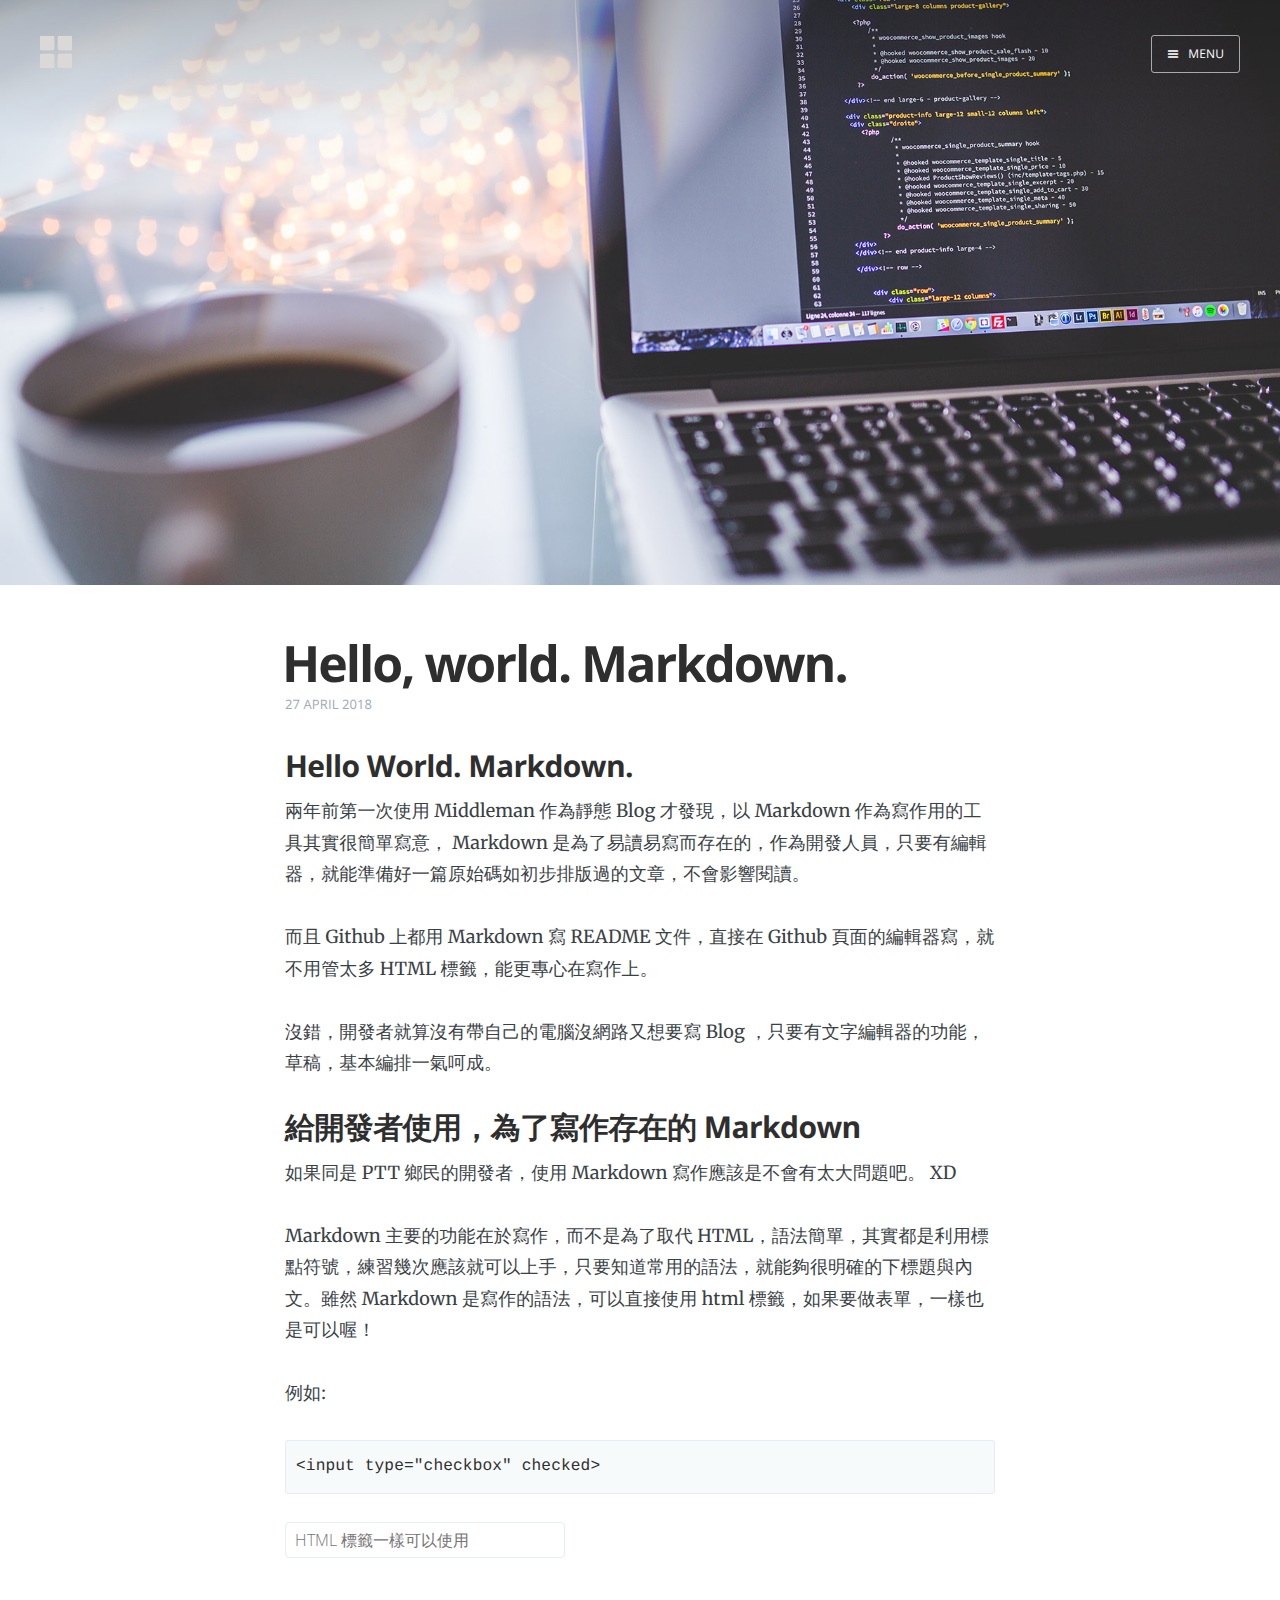
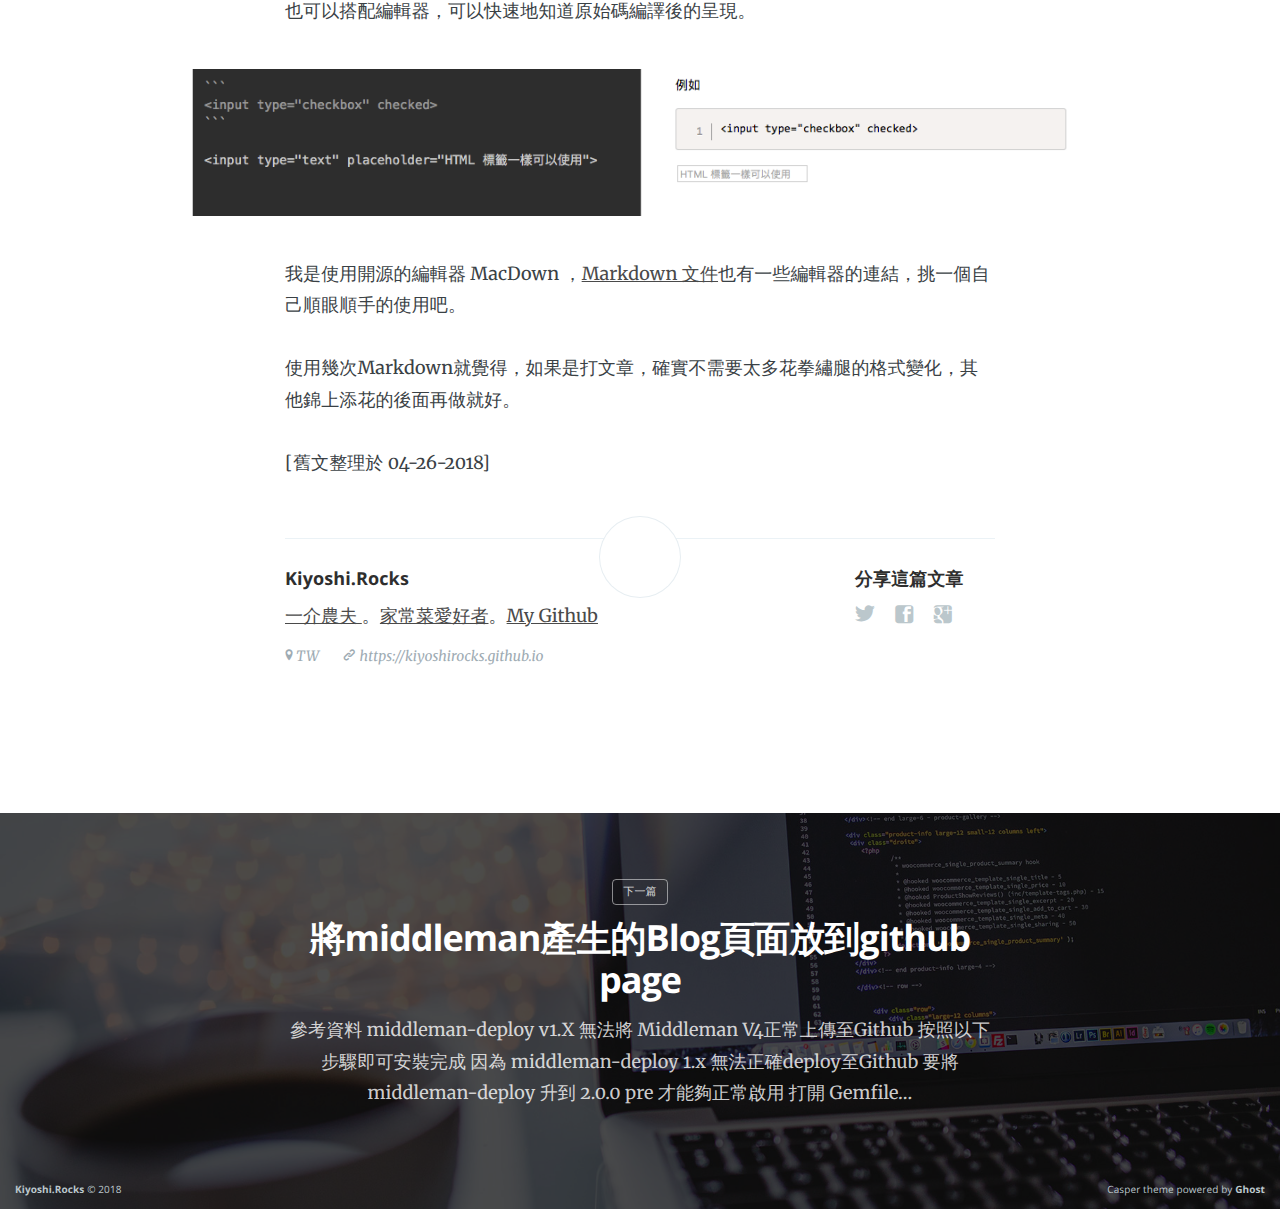
<file: 2018/04/27/hello-world/index.html>
<!DOCTYPE html>
<html>
<head>
<title>Kiyoshi.Rocks: Hello, world. Markdown.</title>
<meta content='Hello World. Markdown. 兩年前第一次使用 Middleman 作為靜態 Blog 才發現，以 Markdown 作為寫作用的工具其實很簡單寫意， Markdown 是為了易讀易寫而存在的，作為開發人員，只要有編輯器，就能準備好一篇原始碼如初步排版過的文章，不會影響閱...' name='description'>
<meta charset='utf-8'>
<meta content='width=device-width, initial-scale=1.0' name='viewport'>
<meta content='IE=edge' http-equiv='X-UA-Compatible'>
<meta content='True' name='HandheldFriendly'>
<meta content='Kiyoshi.Rocks' property='og:site_name'>
<meta content='article' property='og:type'>
<meta content='Hello, world. Markdown.' property='og:title'>
<meta content='Hello World. Markdown. 兩年前第一次使用 Middleman 作為靜態 Blog 才發現，以 Markdown 作為寫作用的工具其實很簡單寫意， Markdown 是為了易讀易寫而存在的，作為開發人員，只要有編輯器，就能準備好一篇原始碼如初步排版過的文章，不會影響閱...' property='og:description'>
<meta content='https://kiyoshirocks.github.io/2018/04/27/hello-world/' property='og:url'>
<meta content='https://kiyoshirocks.github.io/images/cover.jpg' property='og:image'>
<meta content='2018-04-27' property='article:published_time'>
<meta content='summary' name='twitter:card'>
<meta content='Hello, world. Markdown.' name='twitter:title'>
<meta content='Hello World. Markdown. 兩年前第一次使用 Middleman 作為靜態 Blog 才發現，以 Markdown 作為寫作用的工具其實很簡單寫意， Markdown 是為了易讀易寫而存在的，作為開發人員，只要有編輯器，就能準備好一篇原始碼如初步排版過的文章，不會影響閱...' name='twitter:description'>
<meta content='https://kiyoshirocks.github.io/2018/04/27/hello-world/' name='twitter:url'>
<meta content='https://kiyoshirocks.github.io/images/cover.jpg' name='twitter:image:src'>
<link rel="alternate" type="application/atom+xml" title="Atom Feed" href="/feed.xml" />
<link href="/images/favicon.ico" rel="icon" type="image/ico" />
<link href='//fonts.googleapis.com/css?family=Merriweather:300,700,700italic,300italic|Open+Sans:700,400' rel='stylesheet' type='text/css'>
<link href="/stylesheets/application.css" rel="stylesheet" />
</head>
<body class='post-template nav-closed'>
<div class='nav'>
<h3 class='nav-title'>Menu</h3>
<a class='nav-close' href='#'>
<span class='hidden'>Close</span>
</a>
<ul>
<li class='nav-home'>
<a href='/'>Home</a>
</li>
<li class='nav-my-github'>
<a href='https://github.com/kiyoshirocks/'>My github</a>
</li>
</ul>
<a class='subscribe-button icon-feed' href='/feed.xml'>訂閱 RSS Feed</a>
</div>
<span class='nav-cover'></span>

<div class='site-wrapper'>
<header class='main-header post-head' style='background-image: url(/images/cover.jpg)'>
<nav class='clearfix main-nav overlay'>
<a class='blog-logo' href='/'>
<img src="/images/logo.png" alt="Kiyoshi.Rocks" />
</a>
<a class='menu-button icon-menu' href='#'>
<span class='word'>Menu</span>
</a>
</nav>
</header>
<main class='content' role='main'>
<article class='post'>
<header class='post-header'>
<h1 class='post-title'>Hello, world. Markdown.</h1>
<section class='post-meta'>
<time class='post-date' datetime='2018-04-27'>
27 April 2018
</time>
</section>
</header>
<section class='post-content'><h3>Hello World. Markdown.</h3>

<p>兩年前第一次使用 Middleman 作為靜態 Blog 才發現，以 Markdown 作為寫作用的工具其實很簡單寫意， Markdown 是為了易讀易寫而存在的，作為開發人員，只要有編輯器，就能準備好一篇原始碼如初步排版過的文章，不會影響閱讀。</p>

<p>而且 Github 上都用 Markdown 寫 README 文件，直接在 Github 頁面的編輯器寫，就不用管太多 HTML 標籤，能更專心在寫作上。</p>

<p>沒錯，開發者就算沒有帶自己的電腦沒網路又想要寫 Blog ，只要有文字編輯器的功能，草稿，基本編排一氣呵成。</p>

<h3>給開發者使用，為了寫作存在的 Markdown</h3>

<p>如果同是 PTT 鄉民的開發者，使用 Markdown 寫作應該是不會有太大問題吧。 XD</p>

<p>Markdown 主要的功能在於寫作，而不是為了取代 HTML，語法簡單，其實都是利用標點符號，練習幾次應該就可以上手，只要知道常用的語法，就能夠很明確的下標題與內文。雖然 Markdown 是寫作的語法，可以直接使用 html 標籤，如果要做表單，一樣也是可以喔！</p>

<p>例如:</p>
<div class="highlight"><pre class="highlight plaintext"><code>&lt;input type="checkbox" checked&gt;
</code></pre></div>
<p><input type="text" placeholder="HTML 標籤一樣可以使用"> </p>

<p>也可以搭配編輯器，可以快速地知道原始碼編譯後的呈現。</p>

<p><img src="/images/markdown.png" alt="Markdown" /></p>

<p>我是使用開源的編輯器 MacDown ，<a href="https://markdown.tw" rel="nofollow">Markdown 文件</a>也有一些編輯器的連結，挑一個自己順眼順手的使用吧。</p>

<p>使用幾次Markdown就覺得，如果是打文章，確實不需要太多花拳繡腿的格式變化，其他錦上添花的後面再做就好。</p>

<p>[舊文整理於 04-26-2018]</p>
</section>
<footer class='post-footer'>
<figure class='author-image'>
<a class='img' href='/author/kiyoshi-rocks/' style='background-image: url(https://www.gravatar.com/avatar/6b3f2cb44571111b86b65674c04fe575?size=68)'>
<span class='hidden'>Kiyoshi.Rocks's Picture</span>
</a>
</figure>
<section class='author'>
<h4>
<a href='/author/kiyoshi-rocks/'>Kiyoshi.Rocks</a>
</h4>
<p></p>
<a href="https://dragonfruit.tw">一介農夫
    </a>。<a href="https://kiyoshirocks.github.io">家常菜愛好者</a>。<a href="https://github.com/kiyoshirocks">My Github</a>
<div class='author-meta'>
<span class='author-location icon-location'>TW</span>
<span class='author-link icon-link'>
<a href='https://kiyoshirocks.github.io'>https://kiyoshirocks.github.io</a>
</span>
</div>
</section>
<section class='share'>
<h4>分享這篇文章</h4>
<a class='icon-twitter' href='https://twitter.com/intent/tweet?text=Hello, world. Markdown.&amp;amp;url=https://kiyoshirocks.github.io/2018/04/27/hello-world/' onclick="window.open(this.href, 'twitter-share', 'width=550,height=235');return false;">
<span class='hidden'>Twitter</span>
</a>
<a class='icon-facebook' href='https://www.facebook.com/sharer/sharer.php?u=https://kiyoshirocks.github.io/2018/04/27/hello-world/' onclick="window.open(this.href, 'facebook-share','width=580,height=296');return false;">
<span class='hidden'>Facebook</span>
</a>
<a class='icon-google-plus' href='https://plus.google.com/share?url=https://kiyoshirocks.github.io/2018/04/27/hello-world/' onclick="window.open(this.href, 'google-plus-share', 'width=490,height=530');return false;">
<span class='hidden'>Google+</span>
</a>
</section>
</footer>
</article>
</main>
<aside class='read-next'>
<a class='read-next-story prev' href='/2018/04/27/middleman-blog-on-github/' style='background-image: url(/images/cover.jpg)'>
<section class='post'>
<h2>將middleman產生的Blog頁面放到github page</h2>
<p>參考資料 middleman-deploy v1.X 無法將 Middleman V4正常上傳至Github 按照以下步驟即可安裝完成 因為 middleman-deploy 1.x 無法正確deploy至Github 要將 middleman-deploy 升到 2.0.0 pre 才能夠正常啟用 打開 Gemfile&hellip;</p>
</section>
</a>
</aside>

<footer class='site-footer clearfix'>
<section class='copyright'>
<a href='/'>Kiyoshi.Rocks</a>
&copy;
2018
</section>
<section class='poweredby'>
Casper theme powered by
<a href='https://ghost.org'>Ghost</a>
</section>
</footer>
</div>
<script src="/javascripts/application.js"></script>
</body>
</html>
</file>
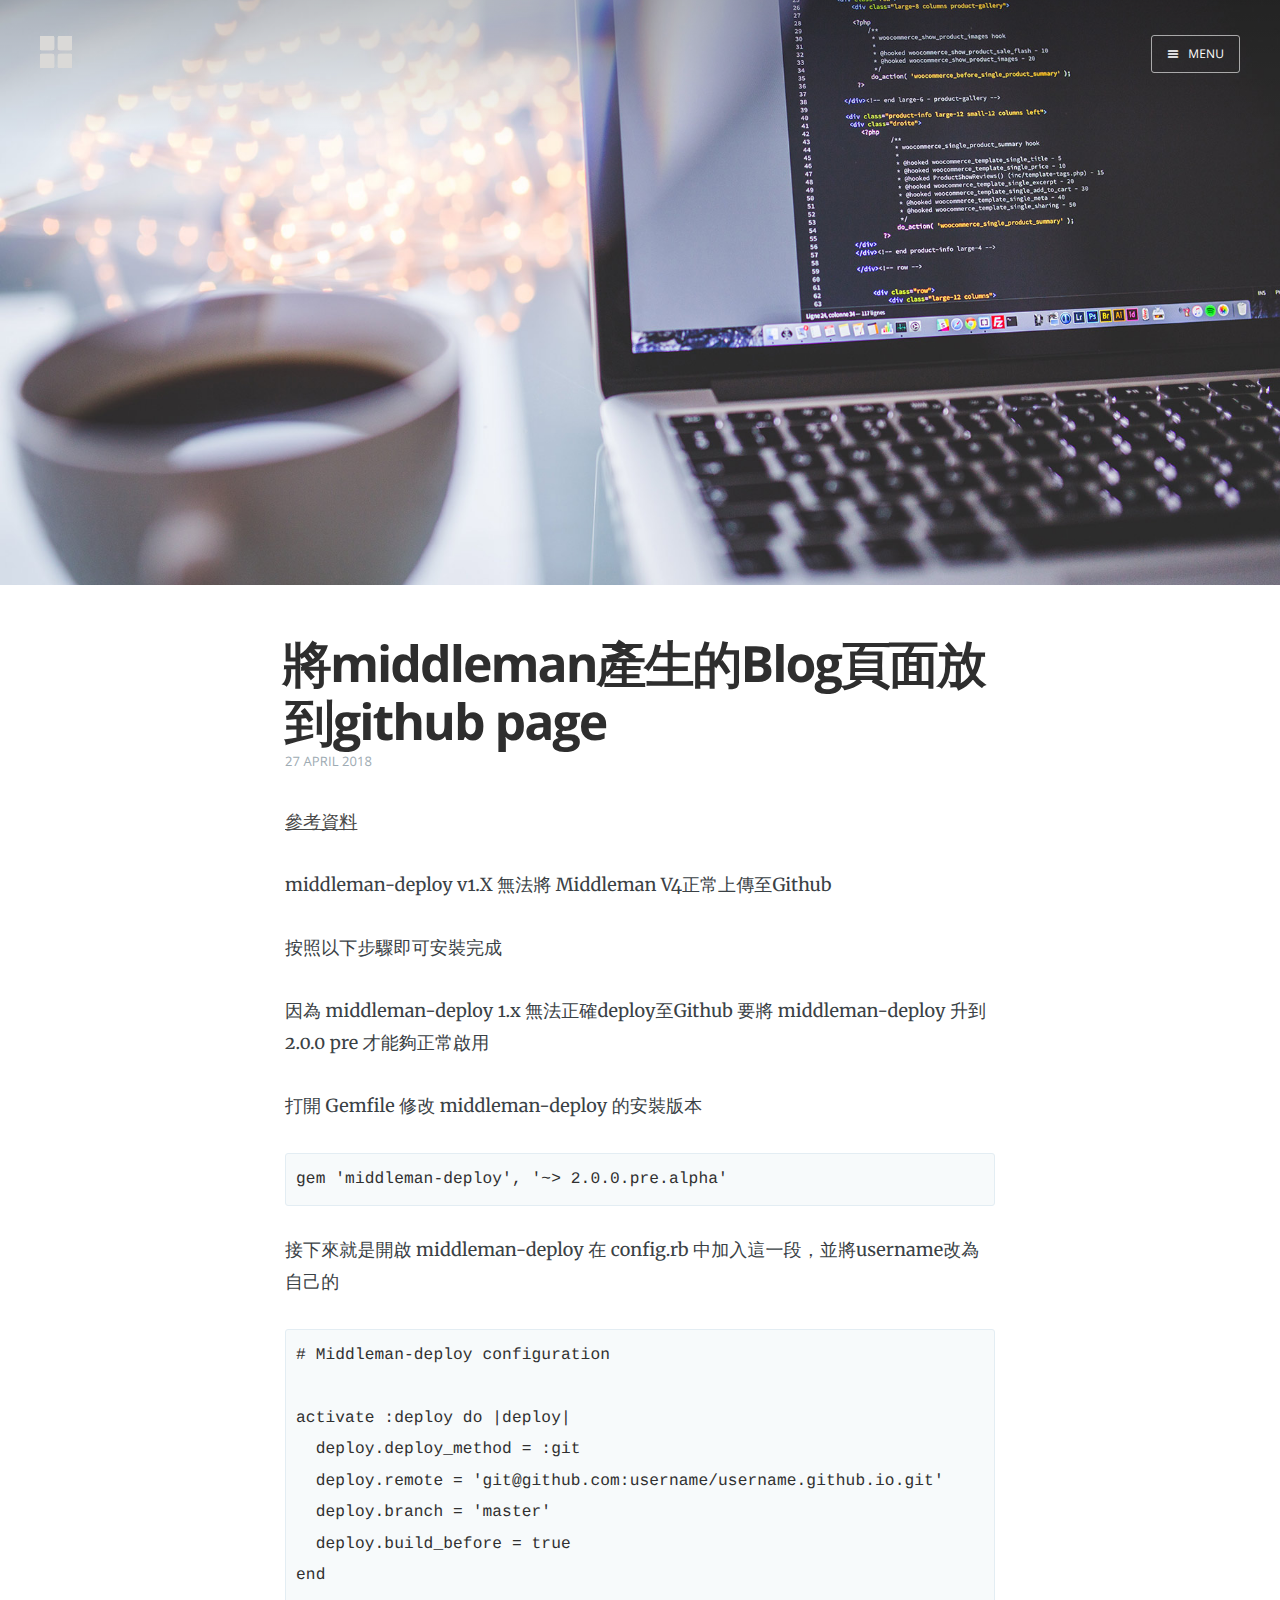
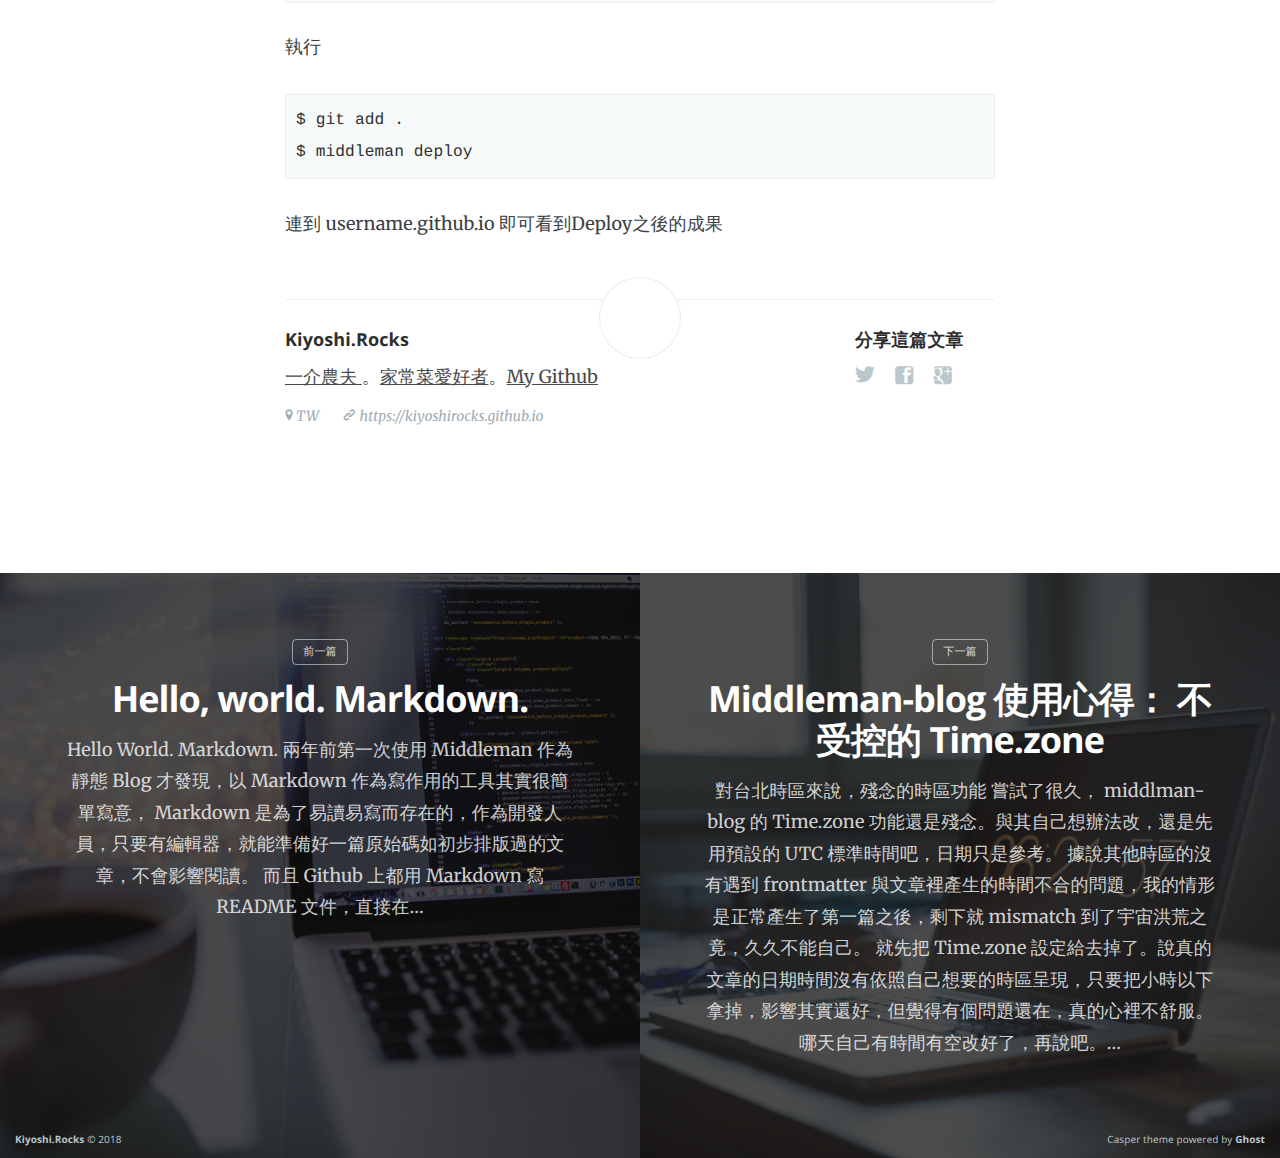
<file: 2018/04/27/middleman-blog-on-github/index.html>
<!DOCTYPE html>
<html>
<head>
<title>Kiyoshi.Rocks: 將middleman產生的Blog頁面放到github page</title>
<meta content='參考資料 middleman-deploy v1.X 無法將 Middleman V4正常上傳至Github 按照以下步驟即可安裝完成 因為 middleman-deploy 1.x 無法正確deploy至Github 要將 middleman-deploy 升到 2.0.0 pre 才...' name='description'>
<meta charset='utf-8'>
<meta content='width=device-width, initial-scale=1.0' name='viewport'>
<meta content='IE=edge' http-equiv='X-UA-Compatible'>
<meta content='True' name='HandheldFriendly'>
<meta content='Kiyoshi.Rocks' property='og:site_name'>
<meta content='article' property='og:type'>
<meta content='將middleman產生的Blog頁面放到github page' property='og:title'>
<meta content='參考資料 middleman-deploy v1.X 無法將 Middleman V4正常上傳至Github 按照以下步驟即可安裝完成 因為 middleman-deploy 1.x 無法正確deploy至Github 要將 middleman-deploy 升到 2.0.0 pre 才...' property='og:description'>
<meta content='https://kiyoshirocks.github.io/2018/04/27/middleman-blog-on-github/' property='og:url'>
<meta content='https://kiyoshirocks.github.io/images/cover.jpg' property='og:image'>
<meta content='2018-04-27' property='article:published_time'>
<meta content='summary' name='twitter:card'>
<meta content='將middleman產生的Blog頁面放到github page' name='twitter:title'>
<meta content='參考資料 middleman-deploy v1.X 無法將 Middleman V4正常上傳至Github 按照以下步驟即可安裝完成 因為 middleman-deploy 1.x 無法正確deploy至Github 要將 middleman-deploy 升到 2.0.0 pre 才...' name='twitter:description'>
<meta content='https://kiyoshirocks.github.io/2018/04/27/middleman-blog-on-github/' name='twitter:url'>
<meta content='https://kiyoshirocks.github.io/images/cover.jpg' name='twitter:image:src'>
<link rel="alternate" type="application/atom+xml" title="Atom Feed" href="/feed.xml" />
<link href="/images/favicon.ico" rel="icon" type="image/ico" />
<link href='//fonts.googleapis.com/css?family=Merriweather:300,700,700italic,300italic|Open+Sans:700,400' rel='stylesheet' type='text/css'>
<link href="/stylesheets/application.css" rel="stylesheet" />
</head>
<body class='post-template nav-closed'>
<div class='nav'>
<h3 class='nav-title'>Menu</h3>
<a class='nav-close' href='#'>
<span class='hidden'>Close</span>
</a>
<ul>
<li class='nav-home'>
<a href='/'>Home</a>
</li>
<li class='nav-my-github'>
<a href='https://github.com/kiyoshirocks/'>My github</a>
</li>
</ul>
<a class='subscribe-button icon-feed' href='/feed.xml'>訂閱 RSS Feed</a>
</div>
<span class='nav-cover'></span>

<div class='site-wrapper'>
<header class='main-header post-head' style='background-image: url(/images/cover.jpg)'>
<nav class='clearfix main-nav overlay'>
<a class='blog-logo' href='/'>
<img src="/images/logo.png" alt="Kiyoshi.Rocks" />
</a>
<a class='menu-button icon-menu' href='#'>
<span class='word'>Menu</span>
</a>
</nav>
</header>
<main class='content' role='main'>
<article class='post'>
<header class='post-header'>
<h1 class='post-title'>將middleman產生的Blog頁面放到github page</h1>
<section class='post-meta'>
<time class='post-date' datetime='2018-04-27'>
27 April 2018
</time>
</section>
</header>
<section class='post-content'><p><a href="http://elliotekj.com/2016/10/01/deploy-middleman-4-to-github-pages/" rel="nofollow">參考資料</a></p>

<p>middleman-deploy v1.X
無法將 Middleman V4正常上傳至Github</p>

<p>按照以下步驟即可安裝完成</p>

<p>因為 middleman-deploy 1.x 無法正確deploy至Github
要將 middleman-deploy 升到 2.0.0 pre 才能夠正常啟用</p>

<p>打開 Gemfile 修改 middleman-deploy 的安裝版本</p>
<div class="highlight"><pre class="highlight plaintext"><code>gem 'middleman-deploy', '~&gt; 2.0.0.pre.alpha'
</code></pre></div>
<p>接下來就是開啟 middleman-deploy
在 config.rb 中加入這一段，並將username改為自己的</p>
<div class="highlight"><pre class="highlight plaintext"><code># Middleman-deploy configuration

activate :deploy do |deploy|
  deploy.deploy_method = :git
  deploy.remote = 'git@github.com:username/username.github.io.git'
  deploy.branch = 'master'
  deploy.build_before = true
end
</code></pre></div>
<p>執行</p>
<div class="highlight"><pre class="highlight plaintext"><code>$ git add .
$ middleman deploy
</code></pre></div>
<p>連到 username.github.io 即可看到Deploy之後的成果</p>
</section>
<footer class='post-footer'>
<figure class='author-image'>
<a class='img' href='/author/kiyoshi-rocks/' style='background-image: url(https://www.gravatar.com/avatar/6b3f2cb44571111b86b65674c04fe575?size=68)'>
<span class='hidden'>Kiyoshi.Rocks's Picture</span>
</a>
</figure>
<section class='author'>
<h4>
<a href='/author/kiyoshi-rocks/'>Kiyoshi.Rocks</a>
</h4>
<p></p>
<a href="https://dragonfruit.tw">一介農夫
    </a>。<a href="https://kiyoshirocks.github.io">家常菜愛好者</a>。<a href="https://github.com/kiyoshirocks">My Github</a>
<div class='author-meta'>
<span class='author-location icon-location'>TW</span>
<span class='author-link icon-link'>
<a href='https://kiyoshirocks.github.io'>https://kiyoshirocks.github.io</a>
</span>
</div>
</section>
<section class='share'>
<h4>分享這篇文章</h4>
<a class='icon-twitter' href='https://twitter.com/intent/tweet?text=將middleman產生的Blog頁面放到github page&amp;amp;url=https://kiyoshirocks.github.io/2018/04/27/middleman-blog-on-github/' onclick="window.open(this.href, 'twitter-share', 'width=550,height=235');return false;">
<span class='hidden'>Twitter</span>
</a>
<a class='icon-facebook' href='https://www.facebook.com/sharer/sharer.php?u=https://kiyoshirocks.github.io/2018/04/27/middleman-blog-on-github/' onclick="window.open(this.href, 'facebook-share','width=580,height=296');return false;">
<span class='hidden'>Facebook</span>
</a>
<a class='icon-google-plus' href='https://plus.google.com/share?url=https://kiyoshirocks.github.io/2018/04/27/middleman-blog-on-github/' onclick="window.open(this.href, 'google-plus-share', 'width=490,height=530');return false;">
<span class='hidden'>Google+</span>
</a>
</section>
</footer>
</article>
</main>
<aside class='read-next'>
<a class='read-next-story' href='/2018/04/27/hello-world/' style='background-image: url(/images/cover.jpg)'>
<section class='post'>
<h2>Hello, world. Markdown.</h2>
<p>Hello World. Markdown. 兩年前第一次使用 Middleman 作為靜態 Blog 才發現，以 Markdown 作為寫作用的工具其實很簡單寫意， Markdown 是為了易讀易寫而存在的，作為開發人員，只要有編輯器，就能準備好一篇原始碼如初步排版過的文章，不會影響閱讀。 而且 Github 上都用 Markdown 寫 README 文件，直接在&hellip;</p>
</section>
</a>
<a class='read-next-story prev' href='/2018/04/27/time-zone/' style='background-image: url(/images/markus-spiske-187777-unsplash.jpg)'>
<section class='post'>
<h2>Middleman-blog 使用心得： 不受控的 Time.zone</h2>
<p>對台北時區來說，殘念的時區功能 嘗試了很久， middlman-blog 的 Time.zone 功能還是殘念。與其自己想辦法改，還是先用預設的 UTC 標準時間吧，日期只是參考。 據說其他時區的沒有遇到 frontmatter 與文章裡產生的時間不合的問題，我的情形是正常產生了第一篇之後，剩下就 mismatch 到了宇宙洪荒之竟，久久不能自己。 就先把 Time.zone 設定給去掉了。說真的文章的日期時間沒有依照自己想要的時區呈現，只要把小時以下拿掉，影響其實還好，但覺得有個問題還在，真的心裡不舒服。 哪天自己有時間有空改好了，再說吧。&hellip;</p>
</section>
</a>
</aside>

<footer class='site-footer clearfix'>
<section class='copyright'>
<a href='/'>Kiyoshi.Rocks</a>
&copy;
2018
</section>
<section class='poweredby'>
Casper theme powered by
<a href='https://ghost.org'>Ghost</a>
</section>
</footer>
</div>
<script src="/javascripts/application.js"></script>
</body>
</html>
</file>
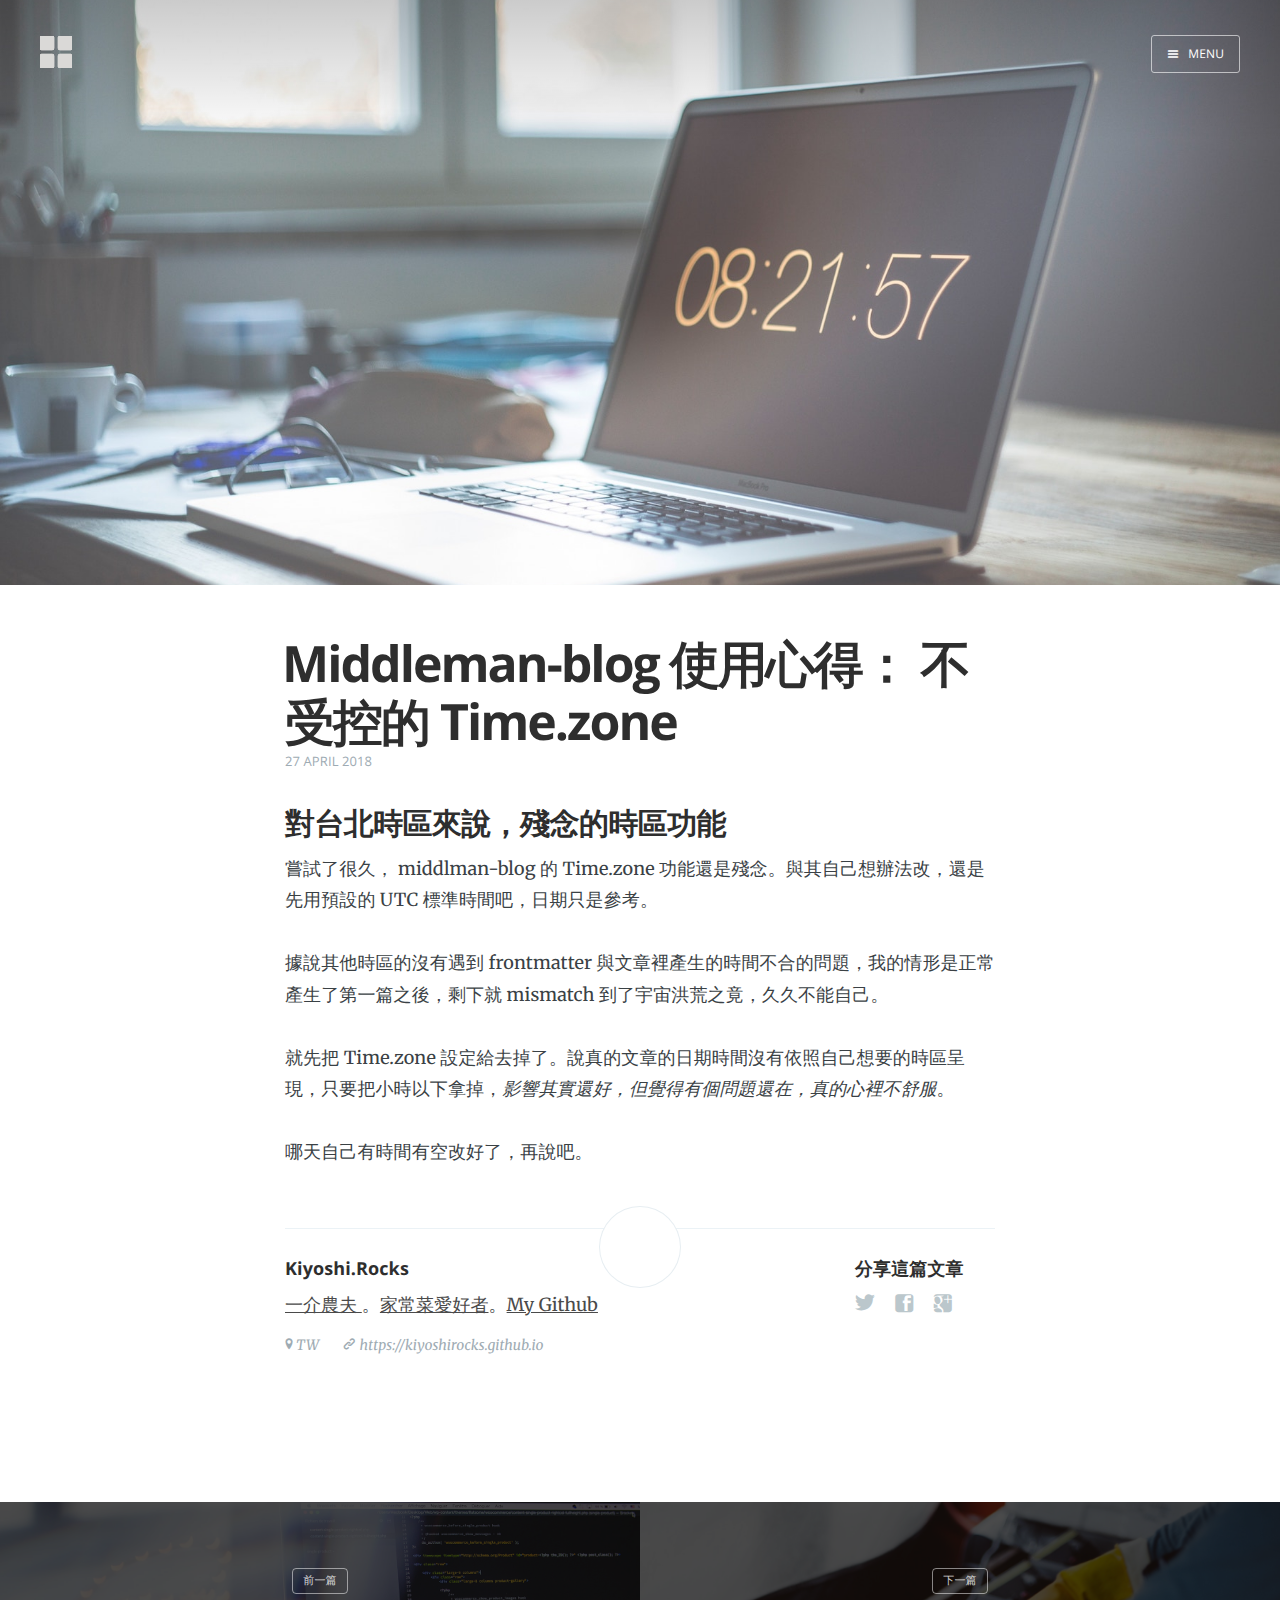
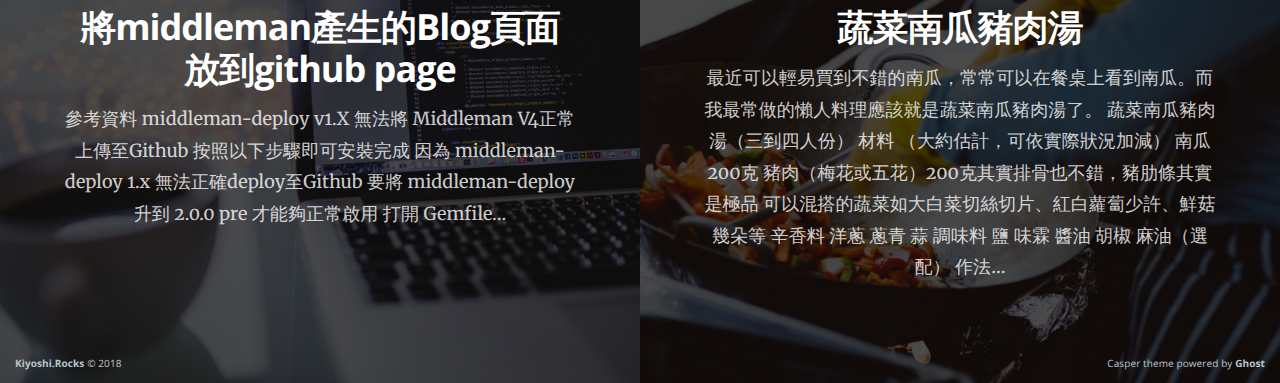
<file: 2018/04/27/time-zone/index.html>
<!DOCTYPE html>
<html>
<head>
<title>Kiyoshi.Rocks: Middleman-blog 使用心得： 不受控的 Time.zone</title>
<meta content='對台北時區來說，殘念的時區功能 嘗試了很久， middlman-blog 的 Time.zone 功能還是殘念。與其自己想辦法改，還是先用預設的 UTC 標準時間吧，日期只是參考。 據說其他時區的沒有遇到 frontmatter 與文章裡產生的時間不合的問題，我的情形是正常產生了第一篇之...' name='description'>
<meta charset='utf-8'>
<meta content='width=device-width, initial-scale=1.0' name='viewport'>
<meta content='IE=edge' http-equiv='X-UA-Compatible'>
<meta content='True' name='HandheldFriendly'>
<meta content='Kiyoshi.Rocks' property='og:site_name'>
<meta content='article' property='og:type'>
<meta content='Middleman-blog 使用心得： 不受控的 Time.zone' property='og:title'>
<meta content='對台北時區來說，殘念的時區功能 嘗試了很久， middlman-blog 的 Time.zone 功能還是殘念。與其自己想辦法改，還是先用預設的 UTC 標準時間吧，日期只是參考。 據說其他時區的沒有遇到 frontmatter 與文章裡產生的時間不合的問題，我的情形是正常產生了第一篇之...' property='og:description'>
<meta content='https://kiyoshirocks.github.io/2018/04/27/time-zone/' property='og:url'>
<meta content='https://kiyoshirocks.github.io/images/markus-spiske-187777-unsplash.jpg' property='og:image'>
<meta content='2018-04-27' property='article:published_time'>
<meta content='summary' name='twitter:card'>
<meta content='Middleman-blog 使用心得： 不受控的 Time.zone' name='twitter:title'>
<meta content='對台北時區來說，殘念的時區功能 嘗試了很久， middlman-blog 的 Time.zone 功能還是殘念。與其自己想辦法改，還是先用預設的 UTC 標準時間吧，日期只是參考。 據說其他時區的沒有遇到 frontmatter 與文章裡產生的時間不合的問題，我的情形是正常產生了第一篇之...' name='twitter:description'>
<meta content='https://kiyoshirocks.github.io/2018/04/27/time-zone/' name='twitter:url'>
<meta content='https://kiyoshirocks.github.io/images/markus-spiske-187777-unsplash.jpg' name='twitter:image:src'>
<link rel="alternate" type="application/atom+xml" title="Atom Feed" href="/feed.xml" />
<link href="/images/favicon.ico" rel="icon" type="image/ico" />
<link href='//fonts.googleapis.com/css?family=Merriweather:300,700,700italic,300italic|Open+Sans:700,400' rel='stylesheet' type='text/css'>
<link href="/stylesheets/application.css" rel="stylesheet" />
</head>
<body class='post-template nav-closed'>
<div class='nav'>
<h3 class='nav-title'>Menu</h3>
<a class='nav-close' href='#'>
<span class='hidden'>Close</span>
</a>
<ul>
<li class='nav-home'>
<a href='/'>Home</a>
</li>
<li class='nav-my-github'>
<a href='https://github.com/kiyoshirocks/'>My github</a>
</li>
</ul>
<a class='subscribe-button icon-feed' href='/feed.xml'>訂閱 RSS Feed</a>
</div>
<span class='nav-cover'></span>

<div class='site-wrapper'>
<header class='main-header post-head' style='background-image: url(/images/markus-spiske-187777-unsplash.jpg)'>
<nav class='clearfix main-nav overlay'>
<a class='blog-logo' href='/'>
<img src="/images/logo.png" alt="Kiyoshi.Rocks" />
</a>
<a class='menu-button icon-menu' href='#'>
<span class='word'>Menu</span>
</a>
</nav>
</header>
<main class='content' role='main'>
<article class='post'>
<header class='post-header'>
<h1 class='post-title'>Middleman-blog 使用心得： 不受控的 Time.zone</h1>
<section class='post-meta'>
<time class='post-date' datetime='2018-04-27'>
27 April 2018
</time>
</section>
</header>
<section class='post-content'><h3>對台北時區來說，殘念的時區功能</h3>

<p>嘗試了很久， middlman-blog 的 Time.zone 功能還是殘念。與其自己想辦法改，還是先用預設的 UTC 標準時間吧，日期只是參考。</p>

<p>據說其他時區的沒有遇到 frontmatter 與文章裡產生的時間不合的問題，我的情形是正常產生了第一篇之後，剩下就 mismatch 到了宇宙洪荒之竟，久久不能自己。</p>

<p>就先把 Time.zone 設定給去掉了。說真的文章的日期時間沒有依照自己想要的時區呈現，只要把小時以下拿掉，<em>影響其實還好，但覺得有個問題還在，真的心裡不舒服</em>。</p>

<p>哪天自己有時間有空改好了，再說吧。</p>
</section>
<footer class='post-footer'>
<figure class='author-image'>
<a class='img' href='/author/kiyoshi-rocks/' style='background-image: url(https://www.gravatar.com/avatar/6b3f2cb44571111b86b65674c04fe575?size=68)'>
<span class='hidden'>Kiyoshi.Rocks's Picture</span>
</a>
</figure>
<section class='author'>
<h4>
<a href='/author/kiyoshi-rocks/'>Kiyoshi.Rocks</a>
</h4>
<p></p>
<a href="https://dragonfruit.tw">一介農夫
    </a>。<a href="https://kiyoshirocks.github.io">家常菜愛好者</a>。<a href="https://github.com/kiyoshirocks">My Github</a>
<div class='author-meta'>
<span class='author-location icon-location'>TW</span>
<span class='author-link icon-link'>
<a href='https://kiyoshirocks.github.io'>https://kiyoshirocks.github.io</a>
</span>
</div>
</section>
<section class='share'>
<h4>分享這篇文章</h4>
<a class='icon-twitter' href='https://twitter.com/intent/tweet?text=Middleman-blog 使用心得： 不受控的 Time.zone&amp;amp;url=https://kiyoshirocks.github.io/2018/04/27/time-zone/' onclick="window.open(this.href, 'twitter-share', 'width=550,height=235');return false;">
<span class='hidden'>Twitter</span>
</a>
<a class='icon-facebook' href='https://www.facebook.com/sharer/sharer.php?u=https://kiyoshirocks.github.io/2018/04/27/time-zone/' onclick="window.open(this.href, 'facebook-share','width=580,height=296');return false;">
<span class='hidden'>Facebook</span>
</a>
<a class='icon-google-plus' href='https://plus.google.com/share?url=https://kiyoshirocks.github.io/2018/04/27/time-zone/' onclick="window.open(this.href, 'google-plus-share', 'width=490,height=530');return false;">
<span class='hidden'>Google+</span>
</a>
</section>
</footer>
</article>
</main>
<aside class='read-next'>
<a class='read-next-story' href='/2018/04/27/middleman-blog-on-github/' style='background-image: url(/images/cover.jpg)'>
<section class='post'>
<h2>將middleman產生的Blog頁面放到github page</h2>
<p>參考資料 middleman-deploy v1.X 無法將 Middleman V4正常上傳至Github 按照以下步驟即可安裝完成 因為 middleman-deploy 1.x 無法正確deploy至Github 要將 middleman-deploy 升到 2.0.0 pre 才能夠正常啟用 打開 Gemfile&hellip;</p>
</section>
</a>
<a class='read-next-story prev' href='/2018/04/27/vegetable-pork-soup/' style='background-image: url(/images/clem-onojeghuo-97092-unsplash.jpg)'>
<section class='post'>
<h2>蔬菜南瓜豬肉湯</h2>
<p>最近可以輕易買到不錯的南瓜，常常可以在餐桌上看到南瓜。而我最常做的懶人料理應該就是蔬菜南瓜豬肉湯了。 蔬菜南瓜豬肉湯（三到四人份） 材料 （大約估計，可依實際狀況加減） 南瓜 200克 豬肉（梅花或五花）200克其實排骨也不錯，豬肋條其實是極品 可以混搭的蔬菜如大白菜切絲切片、紅白蘿蔔少許、鮮菇幾朵等 辛香料 洋蔥 蔥青 蒜 調味料 鹽 味霖 醬油 胡椒 麻油（選配） 作法&hellip;</p>
</section>
</a>
</aside>

<footer class='site-footer clearfix'>
<section class='copyright'>
<a href='/'>Kiyoshi.Rocks</a>
&copy;
2018
</section>
<section class='poweredby'>
Casper theme powered by
<a href='https://ghost.org'>Ghost</a>
</section>
</footer>
</div>
<script src="/javascripts/application.js"></script>
</body>
</html>
</file>
<file: stylesheets/application.css>
/* ==========================================================================
   Table of Contents
   ========================================================================== */

/*

    0.  Normalize
    1.  Icons
    2.  General
    3.  Utilities
    4.  General
    5.  Single Post
    6.  Author Profile
    7.  Read More
    8.  Third Party Elements
    9.  Pagination
    10. Subscribe
    11. Footer
    12. Media Queries (Tablet)
    13. Media Queries (Mobile)
    14. Animations

*/

/* ==========================================================================
   0. normalize.css v3.0.3 | MIT License | git.io/normalize | (minified)
   ========================================================================== */


html {
    font-family: sans-serif;
    -ms-text-size-adjust: 100%;
    -webkit-text-size-adjust: 100%
}
body { margin: 0; }
article, aside, details,
figcaption, figure,
footer, header,
main, menu, nav,
section, summary { display:block; }
audio, canvas, progress, video {
    display: inline-block;
    vertical-align: baseline;
}
audio:not([controls]) { display: none; height: 0; }
[hidden], template { display: none; }
a { background-color: transparent;}
a:active, a:hover { outline: 0; }
abbr[title] { border-bottom: 1px dotted; }
b, strong { font-weight: bold; }
dfn { font-style: italic; }
h1 { font-size: 2em; margin: 0.67em 0; }
mark { background: #ff0; color: #000; }
small { font-size: 80%; }
sub, sup {
    font-size: 75%;
    line-height: 0;
    position: relative;
    vertical-align: baseline;
}
sup { top: -0.5em; }
sub { bottom: -0.25em; }
img { border: 0; }
svg:not(:root) { overflow: hidden; }
figure { margin: 1em 40px; }
hr { box-sizing: content-box; height: 0; }
pre { overflow: auto; }
code, kbd, pre, samp { font-family: monospace, monospace; font-size: 1em; }
button, input, optgroup, select, textarea {
    color: inherit;
    font: inherit;
    margin: 0;
}
button { overflow: visible; }
button, select { text-transform: none; }
button, html input[type="button"],
input[type="reset"], input[type="submit"] {
    -webkit-appearance: button;
    cursor: pointer;
}
button[disabled], html input[disabled] { cursor: default; }
button::-moz-focus-inner, input::-moz-focus-inner { border: 0; padding: 0; }
input { line-height: normal; }
input[type="checkbox"],
input[type="radio"] { box-sizing: border-box; padding: 0; }
input[type="number"]::-webkit-inner-spin-button,
input[type="number"]::-webkit-outer-spin-button { height: auto; }
input[type="search"] { -webkit-appearance: textfield; }
input[type="search"]::-webkit-search-cancel-button,
input[type="search"]::-webkit-search-decoration { -webkit-appearance: none; }
fieldset {
    border: 1px solid #c0c0c0;
    margin: 0 2px;
    padding: 0.35em 0.625em 0.75em;
}
legend { border: 0; padding: 0; }
textarea { overflow: auto; }
optgroup { font-weight: bold; }
table{ border-collapse: collapse; border-spacing: 0; }
td, th{ padding: 0; }


/* ==========================================================================
   1. Icons - Sets up the icon font and respective classes
   ========================================================================== */

/* Import the font file with the icons in it */
@font-face {
    font-family: "casper-icons";
    src:url("../fonts/casper-icons.eot?v=1");
    src:url("../fonts/casper-icons.eot?v=1#iefix") format("embedded-opentype"),
        url("../fonts/casper-icons.woff?v=1") format("woff"),
        url("../fonts/casper-icons.ttf?v=1") format("truetype"),
        url("../fonts/casper-icons.svg?v=1#icons") format("svg");
    font-weight: normal;
    font-style: normal;
}

/* Apply these base styles to all icons */
[class^="icon-"]:before, [class*=" icon-"]:before {
    font-family: "casper-icons", "Open Sans", sans-serif;
    speak: none;
    font-style: normal;
    font-weight: normal;
    font-variant: normal;
    text-transform: none;
    line-height: 1;
    text-decoration: none !important;
    -webkit-font-smoothing: antialiased;
    -moz-osx-font-smoothing: grayscale;
}

/* Each icon is created by inserting the correct character into the
   content of the :before pseudo element. Like a boss. */
.icon-ghost:before {
    content: "\f600";
}
.icon-feed:before {
    content: "\f601";
}
.icon-twitter:before {
    content: "\f602";
    font-size: 1.1em;
}
.icon-google-plus:before {
    content: "\f603";
}
.icon-facebook:before {
    content: "\f604";
}
.icon-arrow-left:before {
    content: "\f605";
}
.icon-stats:before {
    content: "\f606";
}
.icon-location:before {
    content: "\f607";
    margin-left: -3px; /* Tracking fix */
}
.icon-link:before {
    content: "\f608";
}
.icon-menu:before {
    content: "\f609";
}
/*
    IMPORTANT: When making any changes to the icon font, be sure to increment
    the version number by 1 in the @font-face rule. `?v=1` becomes `?v=2`
    This forces browsers to download the new font file.
*/


/* ==========================================================================
   2. General - Setting up some base styles
   ========================================================================== */

html {
    height: 100%;
    max-height: 100%;
    font-size: 62.5%;
    -webkit-tap-highlight-color: rgba(0, 0, 0, 0);
}

body {
    height: 100%;
    max-height: 100%;
    font-family: "Merriweather", serif;
    letter-spacing: 0.01rem;
    font-size: 1.8rem;
    line-height: 1.75em;
    color: #3A4145;
    -webkit-font-feature-settings: 'kern' 1;
    -moz-font-feature-settings: 'kern' 1;
    -o-font-feature-settings: 'kern' 1;
    text-rendering: geometricPrecision;
}

::-moz-selection {
    background: #D6EDFF;
}

::selection {
    background: #D6EDFF;
}

h1, h2, h3,
h4, h5, h6 {
    -webkit-font-feature-settings: 'dlig' 1, 'liga' 1, 'lnum' 1, 'kern' 1;
    -moz-font-feature-settings: 'dlig' 1, 'liga' 1, 'lnum' 1, 'kern' 1;
    -o-font-feature-settings: 'dlig' 1, 'liga' 1, 'lnum' 1, 'kern' 1;
    color: #2E2E2E;
    line-height: 1.15em;
    margin: 0 0 0.4em 0;
    font-family: "Open Sans", sans-serif;
    text-rendering: geometricPrecision;
}

h1 {
    font-size: 5rem;
    letter-spacing: -2px;
    text-indent: -3px;
}

h2 {
    font-size: 3.6rem;
    letter-spacing: -1px;
}

h3 {
    font-size: 3rem;
    letter-spacing: -0.6px;
}

h4 {
    font-size: 2.5rem;
}

h5 {
    font-size: 2rem;
}

h6 {
    font-size: 2rem;
}

a {
    color: #4A4A4A;
    transition: color 0.3s ease;
}

a:hover {
    color: #111;
}

p, ul, ol, dl {
    -webkit-font-feature-settings: 'liga' 1, 'onum' 1, 'kern' 1;
    -moz-font-feature-settings: 'liga' 1, 'onum' 1, 'kern' 1;
    -o-font-feature-settings: 'liga' 1, 'onum' 1, 'kern' 1;
    margin: 0 0 1.75em 0;
    text-rendering: geometricPrecision;
}

ol, ul {
    padding-left: 3rem;
}

ol ol, ul ul,
ul ol, ol ul {
    margin: 0 0 0.4em 0;
    padding-left: 2em;
}

dl dt {
    float: left;
    width: 180px;
    overflow: hidden;
    clear: left;
    text-align: right;
    text-overflow: ellipsis;
    white-space: nowrap;
    font-weight: 700;
    margin-bottom: 1em;
}

dl dd {
    margin-left: 200px;
    margin-bottom: 1em
}

li {
    margin: 0.4em 0;
}

li li {
    margin: 0;
}

li > p:last-of-type {
    margin-bottom: 0;
}

hr {
    display: block;
    height: 1px;
    border: 0;
    border-top: #EFEFEF 1px solid;
    margin: 3.2em 0;
    padding: 0;
}

blockquote {
    -moz-box-sizing: border-box;
    box-sizing: border-box;
    margin: 1.75em 0 1.75em -2.2em;
    padding: 0 0 0 1.75em;
    border-left: #4A4A4A 0.4em solid;
}

blockquote p {
    margin: 0.8em 0;
    font-style: italic;
}

blockquote small {
    display: inline-block;
    margin: 0.8em 0 0.8em 1.5em;
    font-size: 0.9em;
    color: #CCC;
}

blockquote small:before { content: "\2014 \00A0"; }

blockquote cite {
    font-weight: 700;
}

blockquote cite a { font-weight: normal; }

mark {
    background-color: #fdffb6;
}

code, tt {
    padding: 1px 3px;
    font-family: Inconsolata, monospace, sans-serif;
    font-size: 0.85em;
    white-space: pre-wrap;
    border: #E3EDF3 1px solid;
    background: #F7FAFB;
    border-radius: 2px;
    -webkit-font-feature-settings: "liga" 0;
    -moz-font-feature-settings: "liga" 0;
    font-feature-settings: "liga" 0;
}

pre {
    -moz-box-sizing: border-box;
    box-sizing: border-box;
    margin: 0 0 1.75em 0;
    border: #E3EDF3 1px solid;
    width: 100%;
    padding: 10px;
    font-family: Inconsolata, monospace, sans-serif;
    font-size: 0.9em;
    white-space: pre;
    overflow: auto;
    background: #F7FAFB;
    border-radius: 3px;
}

pre code, pre tt {
    font-size: inherit;
    white-space: pre-wrap;
    background: transparent;
    border: none;
    padding: 0;
}

kbd {
    display: inline-block;
    margin-bottom: 0.4em;
    padding: 1px 8px;
    border: #CCC 1px solid;
    color: #666;
    text-shadow: #FFF 0 1px 0;
    font-size: 0.9em;
    font-weight: 700;
    background: #F4F4F4;
    border-radius: 4px;
    box-shadow:
        0 1px 0 rgba(0, 0, 0, 0.2),
        0 1px 0 0 #fff inset;
}

table {
    -moz-box-sizing: border-box;
    box-sizing: border-box;
    margin: 1.75em 0;
    width: 100%;
    max-width: 100%;
    background-color: transparent;
}

table th,
table td {
    padding: 8px;
    line-height: 20px;
    text-align: left;
    vertical-align: top;
    border-top: #EFEFEF 1px solid;
}

table th { color: #000; }

table caption + thead tr:first-child th,
table caption + thead tr:first-child td,
table colgroup + thead tr:first-child th,
table colgroup + thead tr:first-child td,
table thead:first-child tr:first-child th,
table thead:first-child tr:first-child td {
    border-top: 0;
}

table tbody + tbody { border-top: #EFEFEF 2px solid; }

table table table { background-color: #FFF; }

table tbody > tr:nth-child(odd) > td,
table tbody > tr:nth-child(odd) > th {
    background-color: #F6F6F6;
}

table.plain tbody > tr:nth-child(odd) > td,
table.plain tbody > tr:nth-child(odd) > th {
   background: transparent;
}

iframe, .fluid-width-video-wrapper {
    display: block;
    margin: 1.75em 0;
}

/* When a video is inside the fitvids wrapper, drop the
margin on the iframe, cause it breaks stuff. */
.fluid-width-video-wrapper iframe {
    margin: 0;
}

textarea, select, input:not([type="radio"]):not([type="checkbox"]){
    width: 260px;
    padding: 6px 9px;
    margin: 0 0 5px 0;
    outline: 0;
    font-family: 'Open Sans', sans-serif;
    font-size: 1.6rem;
    font-weight: 100;
    line-height: 1.4em;
    background: #fff;
    border: #e7eef2 1px solid;
    border-radius: 4px;
    box-shadow: none;
    -webkit-appearance: none;
}

textarea {
    width: 100%;
    max-width: 340px;
    min-width: 250px;
    height: auto;
    min-height: 80px;
}

input[type="text"]:focus,
input[type="email"]:focus,
input[type="search"]:focus,
input[type="tel"]:focus,
input[type="url"]:focus,
input[type="password"]:focus,
input[type="number"]:focus,
input[type="date"]:focus,
input[type="month"]:focus,
input[type="week"]:focus,
input[type="time"]:focus,
input[type="datetime"]:focus,
input[type="datetime-local"]:focus,
textarea:focus {
    border: #bbc7cc 1px solid;
    background: #fff;
    outline: none;
    outline-width: 0;
}

select {
    width: 270px;
    height: 30px;
    line-height: 30px;
}

button {
    min-height: 35px;
    width: auto;
    display: inline-block;
    padding: 0.1rem 1.5rem;
    cursor: pointer;
    outline: none;
    text-decoration: none;
    color: #fff;
    font-family: 'Open Sans', sans-serif;
    font-size: 11px; /* Hacks targeting Firefox. */
    line-height: 13px; /* Hacks targeting Firefox. */
    font-weight: 300;
    text-align: center;
    letter-spacing: 1px;
    text-transform: uppercase;
    text-shadow: none;
    border-radius: 0.3rem;
    border: rgba(0,0,0,0.05) 0.1em solid;
    background: #5ba4e5;
}


/* ==========================================================================
   3. Utilities - These things get used a lot
   ========================================================================== */

/* Clears shit */
.clearfix:before,
.clearfix:after {
    content: " ";
    display: table;
}
.clearfix:after { clear: both; }
.clearfix { zoom: 1; }

/* Hides shit */
.hidden {
    text-indent: -9999px;
    visibility: hidden;
    display: none;
}

/* Creates a responsive wrapper that makes our content scale nicely */
.inner {
    position: relative;
    width: 80%;
    max-width: 710px;
    margin: 0 auto;
}

/* Centres vertically yo. (IE8+) */
.vertical {
    display: table-cell;
    vertical-align: middle;
}

/* Wraps the main content & footer */
.site-wrapper {
    position: relative;
    z-index: 10;
    min-height: 100%;
    background: #fff;
    -webkit-transition: -webkit-transform 0.5s ease;
            transition: transform 0.5s ease;
}

body.nav-opened .site-wrapper {
    overflow-x: hidden;
    -webkit-transform: translate3D(-240px, 0, 0);
        -ms-transform: translate3D(-240px, 0, 0);
            transform: translate3D(-240px, 0, 0);
    -webkit-transition: -webkit-transform 0.3s ease;
            transition: transform 0.3s ease;
}


/* ==========================================================================
   4. General - The main styles for the the theme
   ========================================================================== */

/* Big cover image on the home page */
.main-header {
    position: relative;
    display: table;
    width: 100%;
    height: 100vh;
    margin-bottom: 5rem;
    text-align: center;
    background: #222 no-repeat center center;
    background-size: cover;
    overflow: hidden;
}

.main-header .inner {
    width: 80%;
}

.main-nav {
    position: relative;
    padding: 35px 40px;
    margin: 0 0 30px 0;
}

.main-nav a {
    text-decoration: none;
    font-family: 'Open Sans', sans-serif;
}

/* Navigation */
body.nav-opened .nav-cover {
    position: fixed;
    top: 0;
    left: 0;
    right: 240px;
    bottom: 0;
    z-index: 200;
}

.nav {
    position: fixed;
    top: 0;
    right: 0;
    bottom: 0;
    z-index: 5;
    width: 240px;
    opacity: 0;
    background: #111;
    margin-bottom: 0;
    text-align: left;
    overflow-y: auto;
    -webkit-transition: -webkit-transform 0.5s ease,
                        opacity 0.3s ease 0.7s;
            transition: transform 0.5s ease,
                        opacity 0.3s ease 0.7s;
}

body.nav-closed .nav {
    -webkit-transform: translate3D(97px, 0, 0);
        -ms-transform: translate3D(97px, 0, 0);
            transform: translate3D(97px, 0, 0);
}

body.nav-opened .nav {
    opacity: 1;
    -webkit-transition: -webkit-transform 0.3s ease,
                        opacity 0s ease 0s;
            transition: transform 0.3s ease,
                        opacity 0s ease 0s;
    -webkit-transform: translate3D(0, 0, 0);
        -ms-transform: translate3D(0, 0, 0);
            transform: translate3D(0, 0, 0);
}

.nav-title {
    position: absolute;
    top: 45px;
    left: 30px;
    font-size: 16px;
    font-weight: 100;
    text-transform: uppercase;
    color: #fff;
}

.nav-close {
    position: absolute;
    top: 38px;
    right: 25px;
    width: 20px;
    height: 20px;
    padding: 0;
    font-size: 10px;
}

.nav-close:focus {
    outline: 0;
}

.nav-close:before,
.nav-close:after {
    content: '';
    position: absolute;
    top: 0;
    width: 20px;
    height: 1px;
    background: rgb(150,150,150);
    top: 15px;
    -webkit-transition: background 0.15s ease;
            transition: background 0.15s ease;
}

.nav-close:before {
    -webkit-transform: rotate(45deg);
        -ms-transform: rotate(45deg);
            transform: rotate(45deg);
}

.nav-close:after {
    -webkit-transform: rotate(-45deg);
        -ms-transform: rotate(-45deg);
            transform: rotate(-45deg);
}

.nav-close:hover:before,
.nav-close:hover:after {
    background: rgb(255,255,255);
}

.nav ul {
    padding: 90px 9% 5%;
    list-style: none;
    counter-reset: item;
}

.nav li:before {
    display: block;
    float: right;
    padding-right: 4%;
    padding-left: 5px;
    text-align: right;
    font-size: 1.2rem;
    vertical-align: bottom;
    color: #B8B8B8;
    content: counter(item, lower-roman);
    counter-increment: item;
}
.nav li {
    margin: 0;
}
.nav li a {
    text-decoration: none;
    line-height: 1.4;
    font-size: 1.4rem;
    display: block;
    padding: 0.6rem 4%;
    overflow: hidden;
    white-space: nowrap;
    text-overflow: ellipsis;
}
.nav li a:after {
    display: inline-block;
    content: " .......................................................";
    color: rgba(255,255,255,0.2);
    margin-left: 5px;
}
.nav .nav-current:before {
    color: #fff;
}
.nav .nav-current a:after {
    content: " ";
    border-bottom: rgba(255,255,255,0.5) 1px solid;
    width: 100%;
    height: 1px;
}

.nav a:link,
.nav a:visited {
    color: #B8B8B8;
}

.nav li.nav-current a,
.nav a:hover,
.nav a:active,
.nav a:focus {
    color: #fff;
}

.subscribe-button {
    -webkit-box-sizing: border-box;
    -moz-box-sizing: border-box;
    box-sizing: border-box;
    display: block;
    position: absolute;
    bottom: 30px;
    left: 30px;
    right: 30px;
    height: 38px;
    padding: 0 20px;
    color: #111 !important; /* Overides `.nav a:link, .nav a:visited` colour */
    text-align: center;
    font-size: 12px;
    font-family: "Open Sans", sans-serif;
    text-transform: uppercase;
    text-decoration: none;
    line-height: 35px;
    border-radius: 3px;
    background: #fff;
    transition: all ease 0.3s;
}
.subscribe-button:before {
    font-size: 9px;
    margin-right: 6px;
}


/* Create a bouncing scroll-down arrow on homepage with cover image */
.scroll-down {
    display: block;
    position: absolute;
    z-index: 100;
    bottom: 45px;
    left: 50%;
    margin-left: -16px;
    width: 34px;
    height: 34px;
    font-size: 34px;
    text-align: center;
    text-decoration: none;
    color: rgba(255,255,255,0.7);
    -webkit-transform: rotate(-90deg);
    -ms-transform: rotate(-90deg);
    transform: rotate(-90deg);
    -webkit-animation: bounce 4s 2s infinite;
    animation: bounce 4s 2s infinite;
}

/* Stop it bouncing and increase contrast when hovered */
.scroll-down:hover {
    color: #fff;
    -webkit-animation: none;
    animation: none;
}

/* Put a semi-opaque radial gradient behind the icon to make it more visible
   on photos which happen to have a light background. */
.home-template .main-header:after {
    display: block;
    content: " ";
    width: 150px;
    height: 130px;
    border-radius: 100%;
    position: absolute;
    bottom: 0;
    left: 50%;
    margin-left: -75px;
    background: radial-gradient(ellipse at center,  rgba(0,0,0,0.15) 0%,rgba(0,0,0,0) 70%,rgba(0,0,0,0) 100%);
}

/* Hide when there's no cover image or on page2+ */
.no-cover .scroll-down,
.no-cover.main-header:after,
.paged .scroll-down,
.paged .main-header:after {
    display: none
}

/* Appears in the top left corner of your home page */
.blog-logo {
    display: block;
    float: left;
    background: none !important; /* Makes sure there is never a background */
    border: none !important; /* Makes sure there is never a border */
}

.blog-logo img {
    -webkit-box-sizing: border-box;
    -moz-box-sizing: border-box;
    box-sizing: border-box;
    display: block;
    height: 38px;
    padding: 1px 0 5px 0;
    width: auto;
}

.menu-button {
    -webkit-box-sizing: border-box;
    -moz-box-sizing: border-box;
    box-sizing: border-box;
    display: inline-block;
    float: right;
    height: 38px;
    padding: 0 15px;
    border-style: solid;
    border-width: 1px;
    opacity: 1;
    text-align: center;
    font-size: 12px;
    text-transform: uppercase;
    line-height: 35px;
    white-space: nowrap;
    border-radius: 3px;
    transition: all 0.5s ease;
}
.menu-button:before {
    font-size: 12px;
    font-weight: bold;
    margin-right: 6px;
    position: relative;
    top: 1px;
}
.menu-button:hover {
    background: #fff;
}
.menu-button:focus {
    outline: 0;
}

/* When the navigation is closed */
.nav-closed .menu-button {
    color: #fff;
    border-color: rgba(255, 255, 255, 0.6);
}
.nav-closed .menu-button:hover {
    color: #222;
}

/* When the navigation is closed and there is no cover image */
.nav-closed .no-cover .menu-button {
    border-color: #BFC8CD;
    color: #9EABB3;
}
.nav-closed .no-cover .menu-button:hover {
    border-color: #555;
    color: #555;
}

/* When the navigation is opened */
.nav-opened .menu-button {
    padding: 0 12px;
    background: #111;
    border-color: #111;
    color: #fff;
    -webkit-transform: translate3D(94px, 0, 0);
        -ms-transform: translate3D(94px, 0, 0);
            transform: translate3D(94px, 0, 0);
    transition: all 0.3s ease;
}

.nav-opened .menu-button .word {
    opacity: 0;
    transition: all 0.3s ease;
}

/* Special styles when overlaid on an image*/
.main-nav.overlay {
    position: absolute;
    top: 0;
    left: 0;
    right: 0;
    height: 70px;
    border: none;
    background: linear-gradient(to bottom, rgba(0,0,0,0.2) 0%,rgba(0,0,0,0) 100%);
}
.no-cover .main-nav.overlay {
    background: none;
}

/* The details of your blog. Defined in ghost/settings/ */
.page-title {
    margin: 10px 0 10px 0;
    font-size: 5rem;
    letter-spacing: -1px;
    font-weight: 700;
    font-family: "Open Sans", sans-serif;
    color: #fff;
}

.page-description {
    margin: 0;
    font-size: 2rem;
    line-height: 1.5em;
    font-weight: 400;
    font-family: "Merriweather", serif;
    letter-spacing: 0.01rem;
    color: rgba(255,255,255,0.8);
}

.no-cover.main-header {
    min-height: 160px;
    max-height: 40vh;
    background: #f5f8fa;
}

.no-cover .page-title {
    color: rgba(0,0,0,0.8);
}

.no-cover .page-description {
    color: rgba(0,0,0,0.5);
}

/* Add subtle load-in animation for content on the home page */
.home-template .page-title {
    -webkit-animation: fade-in-down 0.6s;
    animation: fade-in-down 0.6s both;
    -webkit-animation-delay: 0.2s;
    animation-delay: 0.2s;
}
.home-template .page-description {
    -webkit-animation: fade-in-down 0.9s;
    animation: fade-in-down 0.9s both;
    -webkit-animation-delay: 0.1s;
    animation-delay: 0.1s;
}

/* Every post, on every page, gets this style on its <article> tag */
.post {
    position: relative;
    width: 80%;
    max-width: 710px;
    margin: 4rem auto;
    padding-bottom: 4rem;
    border-bottom: #EBF2F6 1px solid;
    word-wrap: break-word;
}

/* Add a little circle in the middle of the border-bottom on our .post
   just for the lolz and stylepoints. */
.post:after {
    display: block;
    content: "";
    width: 7px;
    height: 7px;
    border: #E7EEF2 1px solid;
    position: absolute;
    bottom: -5px;
    left: 50%;
    margin-left: -5px;
    background: #FFF;
    border-radius: 100%;
    box-shadow: #FFF 0 0 0 5px;
}

body:not(.post-template) .post-title {
    font-size: 3.6rem;
}

body.page-template .post-title {
    font-size: 5rem;
}

.post-title a {
    text-decoration: none;
}

.post-excerpt p {
    margin: 0;
    font-size: 0.9em;
    line-height: 1.7em;
}

.read-more {
    text-decoration: none;
}

.post-meta {
    display: block;
    margin: 1.75rem 0 0 0;
    font-family: "Open Sans", sans-serif;
    font-size: 1.5rem;
    line-height: 2.2rem;
    color: #9EABB3;
}

.author-thumb {
    width: 24px;
    height: 24px;
    float: left;
    margin-right: 9px;
    border-radius: 100%;
}

.post-meta a {
    color: #9EABB3;
    text-decoration: none;
}

.post-meta a:hover {
    text-decoration: underline;
}

.user-meta {
    position: relative;
    padding: 0.3rem 40px 0 100px;
    min-height: 77px;
}

.post-date {
    display: inline-block;
    margin-left: 8px;
    padding-left: 12px;
    border-left: #d5dbde 1px solid;
    text-transform: uppercase;
    font-size: 1.3rem;
    white-space: nowrap;
}

.user-image {
    position: absolute;
    top: 0;
    left: 0;
}

.user-name {
    display: block;
    font-weight: 700;
}

.user-bio {
    display: block;
    max-width: 440px;
    font-size: 1.4rem;
    line-height: 1.5em;
}

.publish-meta {
    position: absolute;
    top: 0;
    right: 0;
    padding: 4.3rem 0 4rem 0;
    text-align: right;
}

.publish-heading {
    display: block;
    font-weight: 700;
}

.publish-date {
    display: block;
    font-size: 1.4rem;
    line-height: 1.5em;
}


/* ==========================================================================
   5. Single Post - When you click on an individual post
   ========================================================================== */

.post-template .post-header,
.page-template .post-header {
   margin-bottom: 3.4rem;
}

.post-template .post-title,
.page-template .post-title {
    margin-bottom: 0;
}

.post-template .post-meta,
.page-template .post-meta {
    margin: 0;
}

.post-template .post-date,
.page-template .post-date {
    padding: 0;
    margin: 0;
    border: none;
}

/* Stop elements, such as img wider than the post content, from
   creating horizontal scroll - slight hack due to imperfections
   with browser width % calculations and rounding */
.post-template .content,
.page-template .content {
    overflow: hidden;
}

/* Tweak the .post wrapper style */
.post-template .post,
.page-template .post {
    margin-top: 0;
    border-bottom: none;
    padding-bottom: 0;
}

/* Kill that stylish little circle that was on the border, too */
.post-template .post:after,
.page-template .post:after {
    display: none;
}

/* Keep images centered, and allow images wider than the main
   text column to break out. */
.post-content img {
    display: block;
    max-width: 126%;
    height: auto;
    padding: 0.6em 0;
    /* Centers an image by (1) pushing its left edge to the
       center of its container and (2) shifting the entire image
       in the opposite direction by half its own width.
       Works for images that are larger than their containers. */
    position: relative;
    left: 50%;
    -webkit-transform: translateX(-50%); /* for Safari and iOS */
    -ms-transform: translateX(-50%); /* for IE9 */
    transform: translateX(-50%);
}

.footnotes {
    font-style: italic;
    font-size: 1.3rem;
    line-height: 1.6em;
}

.footnotes li {
    margin: 0.6rem 0;
}

.footnotes p {
    margin: 0;
}

.footnotes p a:last-child {
    text-decoration: none;
}


/* The author credit area after the post */
.post-footer {
    position: relative;
    margin: 6rem 0 0 0;
    padding: 3rem 0 0 0;
    border-top: #EBF2F6 1px solid;
}

.post-footer h4 {
    font-size: 1.8rem;
    margin: 0;
}

.post-footer p {
    margin: 1rem 0;
    font-size: 1.4rem;
    line-height: 1.75em;
}

/* list of author links - location / url */
.author-meta {
    padding: 0;
    margin: 0;
    list-style: none;
    font-size: 1.4rem;
    line-height: 1;
    font-style: italic;
    color: #9EABB3;
}

.author-meta a {
    color: #9EABB3;
}
.author-meta a:hover {
    color: #111;
}

/* Create some space to the right for the share links */
.post-footer .author {
    margin-right: 180px;
}

.post-footer h4 a {
    color: #2e2e2e;
    text-decoration: none;
}

.post-footer h4 a:hover {
    text-decoration: underline;
}

/* Drop the share links in the space to the right.
   Doing it like this means it's easier for the author bio
   to be flexible at smaller screen sizes while the share
   links remain at a fixed width the whole time */
.post-footer .share {
    position: absolute;
    top: 3rem;
    right: 0;
    width: 140px;
}

.post-footer .share a {
    font-size: 1.8rem;
    display: inline-block;
    margin: 1rem 1.6rem 1.6rem 0;
    color: #BBC7CC;
    text-decoration: none;
}

.post-footer .share .icon-twitter:hover {
    color: #55acee;
}
.post-footer .share .icon-facebook:hover {
    color: #3b5998;
}
.post-footer .share .icon-google-plus:hover {
    color: #dd4b39;
}


/* ==========================================================================
   6. Author profile
   ========================================================================== */

.post-head.main-header {
    height: 65vh;
    min-height: 180px;
}

.no-cover.post-head.main-header {
    height: 85px;
    min-height: 0;
    margin-bottom: 0;
    background: transparent;
}

.tag-head.main-header {
    height: 40vh;
    min-height: 180px;
}

.author-head.main-header {
    height: 40vh;
    min-height: 180px;
}

.no-cover.author-head.main-header {
    height: 10vh;
    min-height: 100px;
    background: transparent;
}

.author-profile {
    padding: 0 15px 5rem 15px;
    border-bottom: #EBF2F6 1px solid;
    text-align: center;
}

/* Add a little circle in the middle of the border-bottom */
.author-profile:after {
    display: block;
    content: "";
    width: 7px;
    height: 7px;
    border: #E7EEF2 1px solid;
    position: absolute;
    bottom: -5px;
    left: 50%;
    margin-left: -5px;
    background: #FFF;
    border-radius: 100%;
    box-shadow: #FFF 0 0 0 5px;
}

.author-image {
    -webkit-box-sizing: border-box;
    -moz-box-sizing: border-box;
    box-sizing: border-box;
    display: block;
    position: absolute;
    top: -40px;
    left: 50%;
    margin-left: -40px;
    width: 80px;
    height: 80px;
    border-radius: 100%;
    overflow: hidden;
    padding: 6px;
    background: #fff;
    z-index: 2;
    box-shadow: #E7EEF2 0 0 0 1px;
}

.author-image .img {
    position: relative;
    display: block;
    width: 100%;
    height: 100%;
    background-size: cover;
    background-position: center center;
    border-radius: 100%;
}

.author-profile .author-image {
    position: relative;
    left: auto;
    top: auto;
    width: 120px;
    height: 120px;
    padding: 3px;
    margin: -100px auto 0 auto;
    box-shadow: none;
}

.author-title {
    margin: 1.5rem 0 1rem;
}

.author-bio {
    font-size: 1.8rem;
    line-height: 1.5em;
    font-weight: 200;
    color: #50585D;
    letter-spacing: 0;
    text-indent: 0;
}

.author-meta {
    margin: 1.6rem 0;
}
/* Location, website, and link */
.author-profile .author-meta {
    margin: 2rem 0;
    font-family: "Merriweather", serif;
    letter-spacing: 0.01rem;
    font-size: 1.7rem;
}
.author-meta span {
    display: inline-block;
    margin: 0 2rem 1rem 0;
    word-wrap: break-word;
}
.author-meta a {
    text-decoration: none;
}

/* Turn off meta for page2+ to make room for extra
   pagination prev/next links */
.paged .author-profile .author-meta {
    display: none;
}


/* ==========================================================================
   7. Read More - Next/Prev Post Links
   ========================================================================== */

.read-next {
    display: -webkit-box;
    display: -webkit-flex;
    display: -ms-flexbox;
    display: flex;
    -webkit-box-align: stretch;
    -webkit-align-items: stretch;
    -ms-flex-align: stretch;
    align-items: stretch;
    margin-top: 10rem;
}

.read-next-story {
    display: -webkit-box;
    display: -webkit-flex;
    display: -ms-flexbox;
    display: flex;
    -webkit-box-flex: 1;
    -webkit-flex-grow: 1;
    -ms-flex-positive: 1;
    flex-grow: 1;
    min-width: 50%;
    text-decoration: none;
    position: relative;
    text-align: center;
    color: #fff;
    background: #222 no-repeat center center;
    background-size: cover;
    overflow: hidden;
}
.read-next-story:hover:before {
    background: rgba(0,0,0,0.8);
    transition: all 0.2s ease;
}
.read-next-story:hover .post:before {
    color: #222;
    background: #fff;
    transition: all 0.2s ease;
}

.read-next-story:before {
    content: "";
    display: block;
    position: absolute;
    top: 0;
    right: 0;
    bottom: 0;
    left: 0;
    background: rgba(0,0,0,0.7);
    transition: all 0.5s ease;
}

.read-next-story .post {
    padding-top: 6rem;
    padding-bottom: 6rem;
}

.read-next-story .post:before {
    content: "前一篇";
    padding: 4px 10px 5px;
    text-transform: uppercase;
    font-size: 1.1rem;
    font-family: "Open Sans", sans-serif;
    color: rgba(255,255,255,0.8);
    border: rgba(255,255,255,0.5) 1px solid;
    border-radius: 4px;
    transition: all 0.5s ease;
}
.read-next-story.prev .post:before {
    content: "下一篇";
}

.read-next-story h2 {
    margin-top: 1rem;
    color: #fff;
}

.read-next-story p {
    margin: 0;
    color: rgba(255,255,255,0.8);
}

/* Special styles for posts with no cover images */
.read-next-story.no-cover {
    background: #f5f8fa;
}

.read-next-story.no-cover:before {
    display: none;
}

.read-next-story.no-cover .post:before {
    color: rgba(0,0,0,0.5);
    border-color: rgba(0,0,0,0.2);
}

.read-next-story.no-cover h2 {
    color: rgba(0,0,0,0.8);
}

.read-next-story.no-cover p {
    color: rgba(0,0,0,0.5);
}

/* if there are two posts without covers, put a border between them */
.read-next-story.no-cover + .read-next-story.no-cover {
    border-left: rgba(0,0,100,0.04) 1px solid;
    -webkit-box-sizing: border-box;
    -moz-box-sizing: border-box;
    box-sizing: border-box;
}

/* Correctly position site-footer when next to the .read-next container */
.read-next + .site-footer {
    position: absolute;
    bottom: 0;
    left: 0;
    right: 0;
    margin: 0;
}

/* ==========================================================================
   8. Third Party Elements - Embeds from other services
   ========================================================================== */

/* Github */
.gist table {
    margin: 0;
    font-size: 1.4rem;
    text-rendering: auto;
}
.gist td {
    line-height: 1.4;
}
.gist .line-number {
    min-width: 25px;
}

/* Pastebin */
.content .embedPastebin {
    margin-bottom: 1.75em;
}


/* ==========================================================================
   9. Pagination - Tools to let you flick between pages
   ========================================================================== */

/* The main wrapper for our pagination links */
.pagination {
    position: relative;
    width: 80%;
    max-width: 710px;
    margin: 4rem auto;
    font-family: "Open Sans", sans-serif;
    font-size: 1.3rem;
    color: #9EABB3;
    text-align: center;
}

.pagination a {
    color: #9EABB3;
    transition: all 0.2s ease;
}

/* Push the previous/next links out to the left/right */
.older-posts,
.newer-posts {
    position: absolute;
    display: inline-block;
    padding: 0 15px;
    border: #bfc8cd 1px solid;
    text-decoration: none;
    border-radius: 4px;
    transition: border 0.3s ease;
}

.older-posts {
    right: 0;
}

.page-number {
    display: inline-block;
    padding: 2px 0;
    min-width: 100px;
}

.newer-posts {
    left: 0;
}

.older-posts:hover,
.newer-posts:hover {
    color: #889093;
    border-color: #98a0a4;
}

.extra-pagination {
    display: none;
    border-bottom: #EBF2F6 1px solid;
}
.extra-pagination:after {
    display: block;
    content: "";
    width: 7px;
    height: 7px;
    border: #E7EEF2 1px solid;
    position: absolute;
    bottom: -5px;
    left: 50%;
    margin-left: -5px;
    background: #FFF;
    border-radius: 100%;
    box-shadow: #FFF 0 0 0 5px;
}
.extra-pagination .pagination {
    width: auto;
}

/* On page2+ make all the headers smaller */
.paged .main-header {
    max-height: 30vh;
}

/* On page2+ show extra pagination controls at the top of post list */
.paged .extra-pagination {
    display: block;
}


/* ==========================================================================
   10. Subscribe - Generate those email subscribers
   ========================================================================== */

.gh-subscribe {
    border: #e7eef2 1px solid;
    padding: 3rem;
    margin-top: 3rem;
    text-align: center;
    background: #f5f8fa;
    border-radius: 5px;
}

.gh-subscribe-title {
    margin-bottom: 0;
    font-size: 2.4rem
}

.gh-subscribe p {
    margin-top: 0;
    font-size: 1.5rem;
}

.gh-subscribe form {
    display: flex;
    justify-content: center;
    margin: 20px 0 0 0;
}

.gh-subscribe .form-group {
    flex-grow: 1;
    max-width: 300px;
}

.gh-subscribe .subscribe-email {
    box-sizing: border-box;
    width: 100%;
    margin: 0;
    border-radius: 4px 0 0 4px;
    transition: all ease 0.5s;
}

.gh-subscribe .subscribe-email:focus {
    border: #5ba4e5 1px solid;
    transition: all ease 0.2s;
}

.gh-subscribe button {
    margin-left: -1px;
    border-radius: 0 4px 4px 0;
}

.gh-subscribe-rss {
    font-family: 'Open Sans', sans-serif;
    font-size: 1.2rem;
    line-height: 1.4em;
}

/* ==========================================================================
   11. Footer - The bottom of every page
   ========================================================================== */

.site-footer {
    position: relative;
    margin: 8rem 0 0 0;
    padding: 1rem 15px;
    font-family: "Open Sans", sans-serif;
    font-size: 1rem;
    line-height: 1.75em;
    color: #BBC7CC;
}

.site-footer a {
    color: #BBC7CC;
    text-decoration: none;
    font-weight: bold;
}

.site-footer a:hover {
    border-bottom: #bbc7cc 1px solid;
}

.poweredby {
    display: block;
    width: 45%;
    float: right;
    text-align: right;
}

.copyright {
    display: block;
    width: 45%;
    float: left;
}


/* ==========================================================================
   12. Media Queries - Smaller than 900px
   ========================================================================== */

@media only screen and (max-width: 900px) {

    blockquote {
        margin-left: 0;
    }

    .main-header {
        -webkit-box-sizing: border-box;
        -moz-box-sizing: border-box;
        box-sizing: border-box;
        height: auto;
        min-height: 240px;
        height: 60vh;
        padding: 15% 0;
    }

    .scroll-down,
    .home-template .main-header:after { display: none; }

    .paged .main-header {
        min-height: 180px;
        padding: 10% 0;
    }

    .blog-logo img {
        padding: 4px 0;
    }

    .page-title {
        font-size: 4rem;
        letter-spacing: -1px;
    }

    .page-description {
        font-size: 1.8rem;
        line-height: 1.5em;
    }

    .post {
        font-size: 0.95em
    }

    body:not(.post-template) .post-title {
        font-size: 3.2rem;
    }

    body.page-template .post-title {
        font-size: 4.5rem;
    }

    hr {
        margin: 2.4em 0;
    }

    ol, ul {
        padding-left: 2em;
    }

    h1 {
        font-size: 4.5rem;
        text-indent: -2px;
    }

    h2 {
        font-size: 3.6rem;
    }

    h3 {
        font-size: 3.1rem;
    }

    h4 {
        font-size: 2.5rem;
    }

    h5 {
        font-size: 2.2rem;
    }

    h6 {
        font-size: 1.8rem;
    }

    .author-profile {
        padding-bottom: 4rem;
    }

    .author-profile .author-bio {
        font-size: 1.6rem;
    }

    .author-meta span {
        display: block;
        margin: 1.5rem 0;
    }
    .author-profile .author-meta span {
        font-size: 1.6rem;
    }

    .post-head.main-header {
        height:45vh;
    }

    .tag-head.main-header,
    .author-head.main-header {
        height: 30vh;
    }

    .no-cover.post-head.main-header {
        height: 55px;
        padding: 0;
    }

    .no-cover.author-head.main-header {
        padding: 0;
    }

    .gh-subscribe {
        padding: 2rem;
    }

    .gh-subscribe-title {
        font-size: 2rem
    }

    .gh-subscribe p {
        font-size: 1.4rem;
    }

    .read-next {
        -webkit-box-orient: vertical;
        -webkit-box-direction: normal;
        -webkit-flex-direction: column;
        -ms-flex-direction: column;
        flex-direction: column;
        margin-top: 4rem;
    }

    .read-next p {
        display: none;
    }

    .read-next-story.no-cover + .read-next-story.no-cover {
        border-top: rgba(0,0,100,0.06) 1px solid;
        border-left: none;
    }

}


/* ==========================================================================
   13. Media Queries - Smaller than 500px
   ========================================================================== */

@media only screen and (max-width: 500px) {

    .main-header {
        margin-bottom: 15px;
        height: 40vh;
    }

    .no-cover.main-header {
        height: 30vh;
    }

    .paged .main-header {
        max-height: 20vh;
        min-height: 160px;
        padding: 10% 0;
    }

    .main-nav {
        padding: 5px;
        margin-bottom: 2rem;
    }

    .blog-logo {
        padding: 5px;
    }

    .blog-logo img {
        height: 30px;
    }

    .menu-button {
        padding: 0 5px;
        border-radius: 0;
        border-width: 0;
        color: #2e2e2e;
        background: transparent;
    }
    .menu-button:hover {
        color: #2e2e2e;
        border-color: transparent;
        background: none;
    }
    body.nav-opened .menu-button {
        background: none;
        border: transparent;
    }

    .main-nav.overlay a:hover {
        color: #fff;
        border-color: transparent;
        background: transparent;
    }

    .no-cover .main-nav.overlay {
        background: none;
    }
    .no-cover .main-nav.overlay .menu-button {
        border: none;
    }

    .main-nav.overlay .menu-button {
        border-color: transparent;
    }

    .nav-title {
        top: 25px;

    }

    .nav-close {
        position: absolute;
        top: 18px;
    }

    .nav ul {
        padding: 60px 9% 5%;
    }

    .inner,
    .pagination {
        width: auto;
        margin: 2rem auto;
    }

    .post {
        width: auto;
        margin-top: 2rem;
        margin-bottom: 2rem;
        margin-left: 16px;
        margin-right: 16px;
        padding-bottom: 2rem;
        line-height: 1.65em;
    }

    .post-date {
        display: none;
    }

    .post-template .post-header,
    .page-template .post-header {
        margin-bottom: 2rem;
    }

    .post-template .post-date,
    .page-template .post-date {
        display: inline-block;
    }

    hr {
        margin: 1.75em 0;
    }

    p, ul, ol, dl {
        font-size: 0.95em;
        margin: 0 0 2.5rem 0;
    }

    .page-title {
        font-size: 3rem;
    }

    .post-excerpt p {
        font-size: 0.85em;
    }

    .page-description {
        font-size: 1.6rem;
    }

    h1, h2, h3,
    h4, h5, h6 {
        margin: 0 0 0.3em 0;
    }

    h1 {
        font-size: 2.8rem;
        letter-spacing: -1px;
    }

    h2 {
        font-size: 2.4rem;
        letter-spacing: 0;
    }

    h3 {
        font-size: 2.1rem;
    }

    h4 {
        font-size: 1.9rem;
    }

    h5 {
        font-size: 1.8rem;
    }

    h6 {
        font-size: 1.8rem;
    }

    body:not(.post-template) .post-title {
        font-size: 2.5rem;
    }

    body.page-template .post-title {
        font-size: 2.8rem;
    }

    .post-template .site-footer,
    .page-template .site-footer {
        margin-top: 0;
    }

    .post-content img {
        padding: 0;
        width: calc(100% + 32px); /* expand with to image + margins */
        min-width: 0;
        max-width: 112%; /* fallback when calc doesn't work */
    }

    .post-meta {
        font-size: 1.3rem;
        margin-top: 1rem;
    }

    .post-footer {
        padding: 5rem 0 3rem 0;
        text-align: center;
    }

    .post-footer .author {
        margin: 0 0 2rem 0;
        padding: 0 0 1.6rem 0;
        border-bottom: #EBF2F6 1px dashed;
    }

    .post-footer .share {
        position: static;
        width: auto;
    }

    .post-footer .share a {
        margin: 1.4rem 0.8rem 0 0.8rem;
    }

    .author-meta li {
        float: none;
        margin: 0;
        line-height: 1.75em;
    }

    .author-meta li:before {
        display: none;
    }

    .older-posts,
    .newer-posts {
        position: static;
        margin: 10px 0;
    }

    .page-number {
        display: block;
    }

    .site-footer {
        margin-top: 3rem;
    }

    .author-profile {
        padding-bottom: 2rem;
    }

    .post-head.main-header {
        height: 30vh;
    }

    .tag-head.main-header,
    .author-head.main-header {
        height: 20vh;
    }

    .post-footer .author-image {
        top: -60px;
    }

    .author-profile .author-image {
        margin-top: -70px;
    }

    .author-profile .author-meta span {
        font-size: 1.4rem;
    }

    .paged .main-header .page-description {
        display: none;
    }

    .gh-subscribe {
        padding: 15px;
    }

    .gh-subscribe form {
        margin-top: 10px;
    }

    .read-next {
        margin-top: 2rem;
        margin-bottom: -37px;
    }

    .read-next .post {
        width: 100%;
    }

}


/* ==========================================================================
   14. Animations
   ========================================================================== */

/* Used to fade in title/desc on the home page */
@-webkit-keyframes fade-in-down {
    0% {
        opacity: 0;
        -webkit-transform: translateY(-10px);
        transform: translateY(-10px);
    }
    100% {
        opacity: 1;
        -webkit-transform: translateY(0);
        transform: translateY(0);
    }
}
@keyframes fade-in-down {
    0% {
        opacity: 0;
        -webkit-transform: translateY(-10px);
        transform: translateY(-10px);
    }
    100% {
        opacity: 1;
        -webkit-transform: translateY(0);
        transform: translateY(0);
    }
}

/* Used to bounce .scroll-down on home page */
@-webkit-keyframes bounce {
    0%, 10%, 25%, 40%, 50% {
        -webkit-transform: translateY(0) rotate(-90deg);
                transform: translateY(0) rotate(-90deg);
    }
    20% {
        -webkit-transform: translateY(-10px) rotate(-90deg);
                transform: translateY(-10px) rotate(-90deg);
    }
    30% {
        -webkit-transform: translateY(-5px) rotate(-90deg);
                transform: translateY(-5px) rotate(-90deg);
    }
}
@keyframes bounce {
    0%, 10%, 25%, 40%, 50% {
        -webkit-transform: translateY(0) rotate(-90deg);
                transform: translateY(0) rotate(-90deg);
    }
    20% {
        -webkit-transform: translateY(-10px) rotate(-90deg);
                transform: translateY(-10px) rotate(-90deg);
    }
    30% {
        -webkit-transform: translateY(-5px) rotate(-90deg);
                transform: translateY(-5px) rotate(-90deg);
    }
}


/* ==========================================================================
   End of file. Animations should be the last thing here. Do not add stuff
   below this point, or it will probably fuck everything up.
   ========================================================================== */
.highlight table td { padding: 5px; }
.highlight table pre { margin: 0; }
.highlight, .highlight .w {
  color: #303030;
}
.highlight .err {
  color: #151515;
  background-color: #ac4142;
}
.highlight .c, .highlight .cd, .highlight .cm, .highlight .c1, .highlight .cs {
  color: #505050;
}
.highlight .cp {
  color: #f4bf75;
}
.highlight .nt {
  color: #f4bf75;
}
.highlight .o, .highlight .ow {
  color: #d0d0d0;
}
.highlight .p, .highlight .pi {
  color: #d0d0d0;
}
.highlight .gi {
  color: #90a959;
}
.highlight .gd {
  color: #ac4142;
}
.highlight .gh {
  color: #6a9fb5;
  background-color: #151515;
  font-weight: bold;
}
.highlight .k, .highlight .kn, .highlight .kp, .highlight .kr, .highlight .kv {
  color: #aa759f;
}
.highlight .kc {
  color: #d28445;
}
.highlight .kt {
  color: #d28445;
}
.highlight .kd {
  color: #d28445;
}
.highlight .s, .highlight .sb, .highlight .sc, .highlight .sd, .highlight .s2, .highlight .sh, .highlight .sx, .highlight .s1 {
  color: #90a959;
}
.highlight .sr {
  color: #75b5aa;
}
.highlight .si {
  color: #8f5536;
}
.highlight .se {
  color: #8f5536;
}
.highlight .nn {
  color: #f4bf75;
}
.highlight .nc {
  color: #f4bf75;
}
.highlight .no {
  color: #f4bf75;
}
.highlight .na {
  color: #6a9fb5;
}
.highlight .m, .highlight .mf, .highlight .mh, .highlight .mi, .highlight .il, .highlight .mo, .highlight .mb, .highlight .mx {
  color: #90a959;
}
.highlight .ss {
  color: #90a959;
}pre.highlight {
  word-wrap: normal; }
  pre.highlight code {
    white-space: pre; }
</file>
